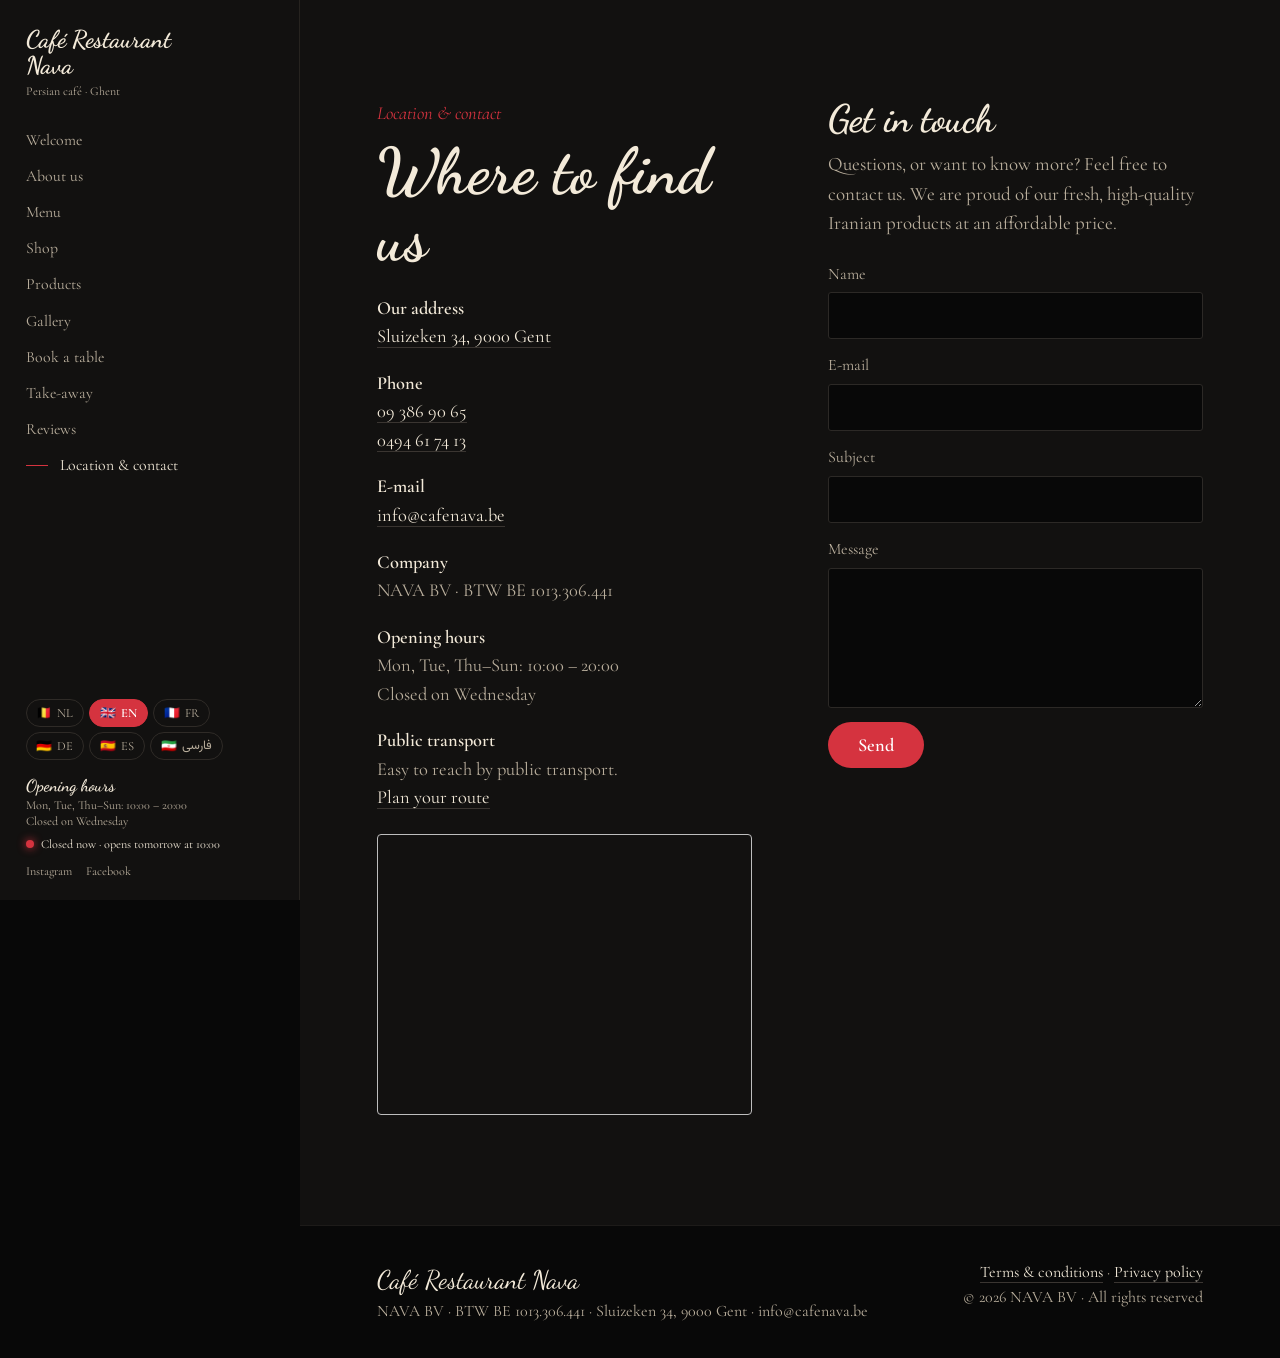
<file: contact.html>
<!doctype html>
<html lang="en">
<head>
<meta charset="utf-8">
<meta name="viewport" content="width=device-width,initial-scale=1">
<title>Locatie & contact — Café Restaurant Nava</title>
<meta name="description" content="Sluizeken 34, 9000 Gent. Telefoon 09 386 90 65.">
<link rel="preconnect" href="https://fonts.gstatic.com" crossorigin>
<link rel="stylesheet" href="https://fonts.googleapis.com/css2?family=Dancing+Script:wght@500;700&family=Cormorant+Garamond:ital,wght@0,400;0,500;0,600;1,400;1,500&family=Vazirmatn:wght@400;600;800&display=swap">
<link rel="stylesheet" href="nava-site.css">
</head>
<body data-page="contact.html">

<div class="topbar"><a class="word" href="index.html">Café Restaurant Nava</a><button class="burger" id="burger" aria-label="Menu" aria-controls="side" aria-expanded="false"><span></span><span></span><span></span></button></div>

<aside class="side" id="side">
  <a class="brand" href="index.html"><div class="word">Café Restaurant<br>Nava</div><div class="sub" data-i18n="brand_sub">Perzisch café · Gent</div></a>
  <nav class="nav" id="nav">
    <a href="index.html" data-p="index.html" data-i18n="nav_home">Welkom</a>
    <a href="over.html" data-p="over.html" data-i18n="nav_about">Over ons</a>
    <a href="menu.html" data-p="menu.html" data-i18n="nav_menu">Menukaart</a>
    <a href="winkel.html" data-p="winkel.html" data-i18n="nav_shop">Winkel</a>
    <a href="producten.html" data-p="producten.html" data-i18n="nav_products">Producten</a>
    <a href="galerij.html" data-p="galerij.html" data-i18n="nav_gallery">Galerij</a>
    <a href="reserveren.html" data-p="reserveren.html" data-i18n="nav_res">Reserveren</a>
    <a href="afhalen.html" data-p="afhalen.html" data-i18n="nav_take">Afhalen</a>
    <a href="reviews.html" data-p="reviews.html" data-i18n="nav_reviews">Reviews</a>
    <a href="contact.html" data-p="contact.html" data-i18n="nav_contact">Locatie & contact</a>
  </nav>
  <div class="langs" id="langs"><button data-lang="nl">NL</button><button data-lang="en">EN</button><button data-lang="fr">FR</button><button data-lang="de">DE</button><button data-lang="es">ES</button><button data-lang="fa" lang="fa">فارسی</button></div>
  <div class="hours"><strong data-i18n="hours_t">Openingsuren</strong><span data-i18n="hours_1">Ma, di, do, vr, za, zo: 10:00 – 20:00</span><br><span data-i18n="hours_2">Woensdag gesloten</span><br><span class="status" id="status"></span></div>
  <div class="social"><a href="https://www.instagram.com/cafenava.be/" target="_blank" rel="noopener">Instagram</a><a href="https://www.facebook.com/CafeNava.be/" target="_blank" rel="noopener">Facebook</a></div>
</aside>

<main id="top">
  <section id="contact" class="contact">
    <div class="info rv">
      <div class="eyebrow" data-i18n="c_eye">Locatie &amp; contact</div>
      <h2 data-i18n="c_h">Waar u ons kunt vinden</h2>
      <p style="margin-top:22px"><strong data-i18n="c_addr_t">Ons adres</strong><a href="https://www.google.com/maps/search/?api=1&query=Sluizeken+34,+9000+Gent" target="_blank" rel="noopener">Sluizeken 34, 9000 Gent</a></p>
      <p><strong data-i18n="c_tel_t">Telefoon</strong><a href="tel:+3293869065">09 386 90 65</a><br><a href="tel:+32494617413">0494 61 74 13</a></p>
      <p><strong>E-mail</strong><a href="mailto:info@cafenava.be">info@cafenava.be</a></p>
      <p><strong data-i18n="c_company">Onderneming</strong>NAVA BV · BTW BE 1013.306.441</p>
      <p><strong data-i18n="hours_t">Openingsuren</strong><span data-i18n="hours_1"></span><br><span data-i18n="hours_2"></span></p>
      <p><strong data-i18n="transit_label">Openbaar vervoer</strong><span data-i18n="transit_text">Vlot bereikbaar met het openbaar vervoer.</span><br><a href="https://www.google.com/maps/dir/?api=1&amp;destination=Sluizeken+34,+9000+Gent&amp;travelmode=transit" data-i18n="transit_route">Plan uw route</a></p>
      <div class="map"><iframe title="map" loading="lazy" src="https://www.google.com/maps?q=Sluizeken+34,+9000+Gent&output=embed"></iframe></div>
    </div>
    <div class="rv" style="transition-delay:.15s">
      <h3 data-i18n="c_form_h">Neem contact op</h3>
      <p style="color:var(--dim);margin-top:10px" data-i18n="c_form_p"></p>
      <form id="form">
        <label><span data-i18n="f_name">Naam</span><input name="name" required></label>
        <label><span data-i18n="f_mail">E-mail</span><input name="email" type="email" required></label>
        <label><span data-i18n="f_subj">Onderwerp</span><input name="subject" required></label>
        <label><span data-i18n="f_msg">Bericht</span><textarea name="message"></textarea></label>
        <button type="submit" data-i18n="f_send">Verstuur</button>
      </form>
    </div>
  </section>
</main>

<footer>
  <div><span class="w">Café Restaurant Nava</span><br><span>NAVA BV · BTW BE 1013.306.441 · Sluizeken 34, 9000 Gent · <a href="mailto:info@cafenava.be" style="text-decoration:none">info@cafenava.be</a></span></div>
  <div class="legal"><a href="#" data-legal="terms" data-i18n="l_terms">Algemene voorwaarden</a> · <a href="#" data-legal="privacy" data-i18n="l_privacy">Privacybeleid</a><br><span>© 2026 NAVA BV · <span data-i18n="rights">Alle rechten voorbehouden</span></span></div>
</footer>
<div class="modal" id="modal"><div class="box"><button class="close" id="mclose" aria-label="close">✕</button><div id="mbody"></div></div></div>
<button class="totop" id="totop" aria-label="top">↑</button>
<a class="cartbadge" id="cartbadge" href="afhalen.html"></a>
<div class="lb" id="lb"><span class="x">✕</span><img alt=""><b></b></div>

<script src="nava-data.js"></script>
<script src="nava-shop-data.js"></script>
<script src="nava-site.js"></script>
</body>
</html>
</file>
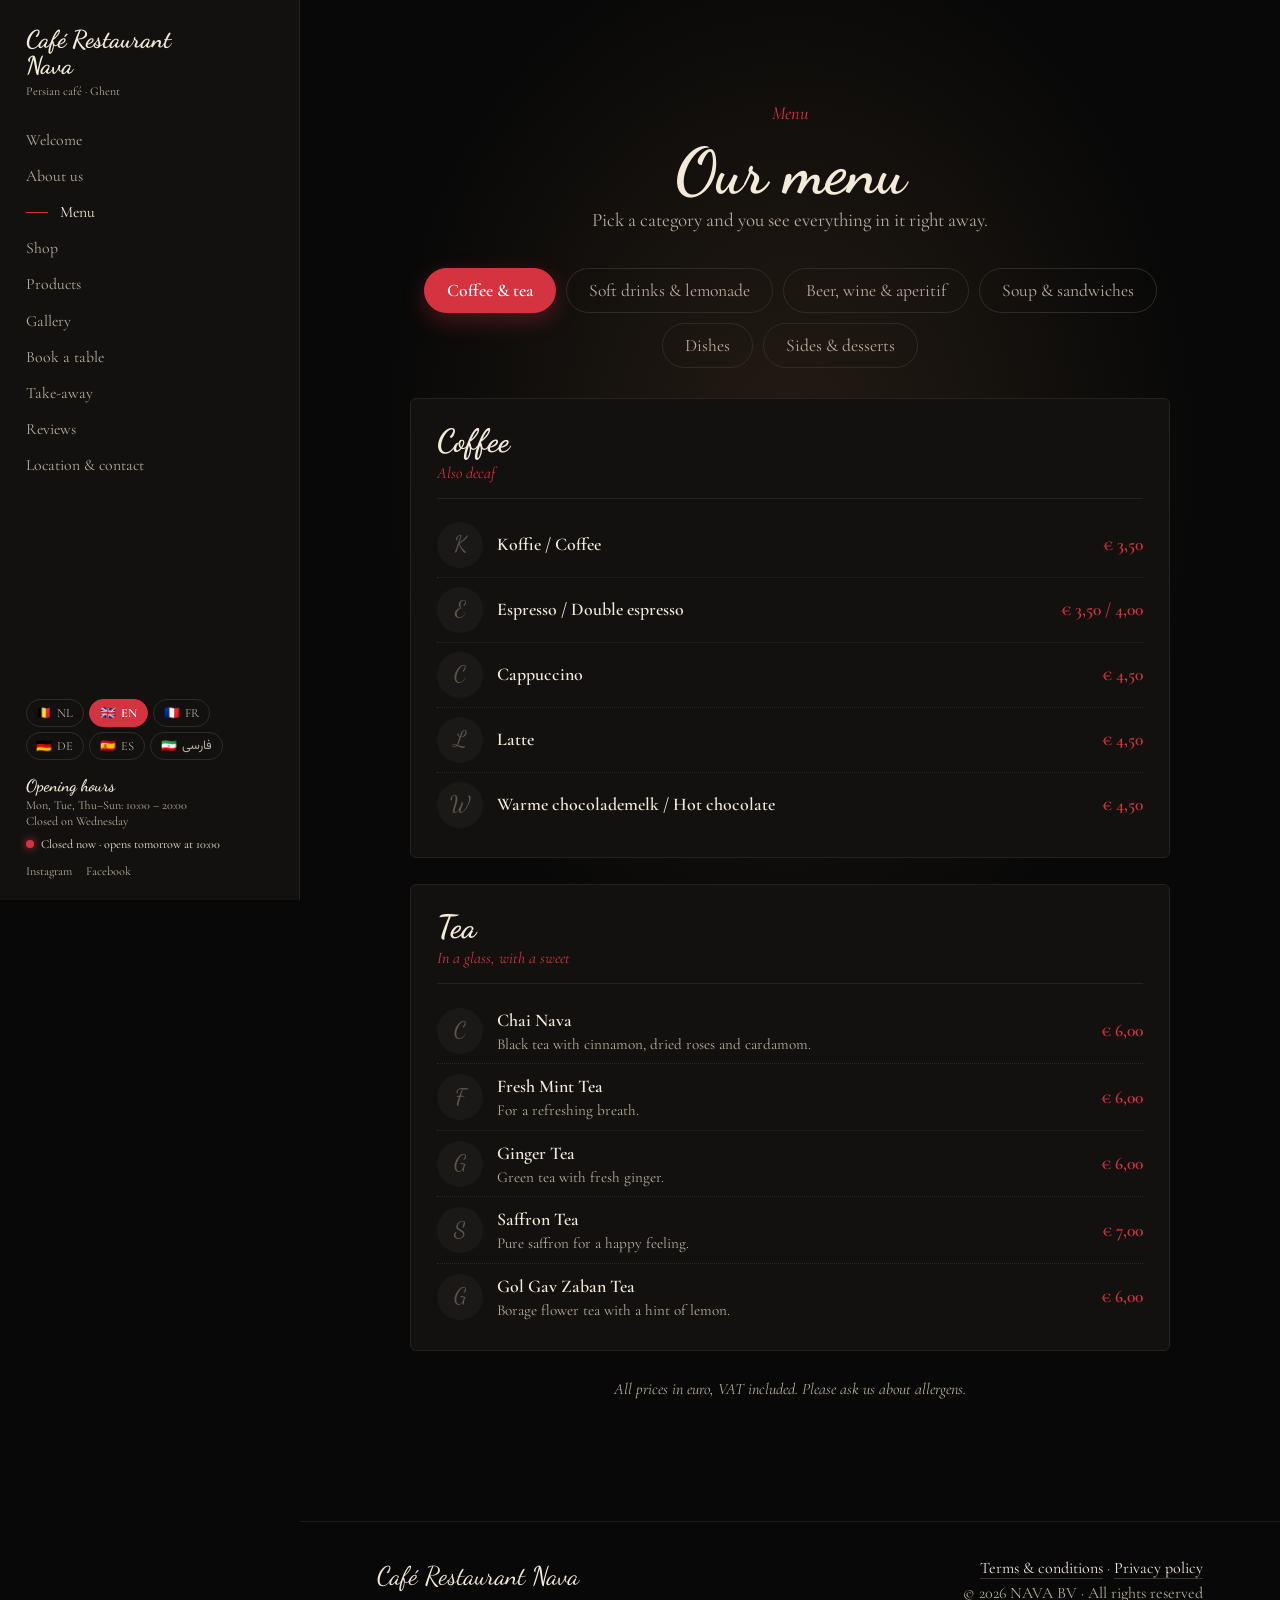
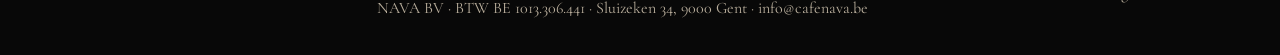
<file: menu.html>
<!doctype html>
<html lang="en">
<head>
<meta charset="utf-8">
<meta name="viewport" content="width=device-width,initial-scale=1">
<title>Menukaart — Café Restaurant Nava</title>
<meta name="description" content="De volledige kaart: koffie, thee, frisdrank, bier, wijn, broodjes en Perzische gerechten.">
<link rel="preconnect" href="https://fonts.gstatic.com" crossorigin>
<link rel="stylesheet" href="https://fonts.googleapis.com/css2?family=Dancing+Script:wght@500;700&family=Cormorant+Garamond:ital,wght@0,400;0,500;0,600;1,400;1,500&family=Vazirmatn:wght@400;600;800&display=swap">
<link rel="stylesheet" href="nava-site.css">
</head>
<body data-page="menu.html">

<div class="topbar"><a class="word" href="index.html">Café Restaurant Nava</a><button class="burger" id="burger" aria-label="Menu" aria-controls="side" aria-expanded="false"><span></span><span></span><span></span></button></div>

<aside class="side" id="side">
  <a class="brand" href="index.html"><div class="word">Café Restaurant<br>Nava</div><div class="sub" data-i18n="brand_sub">Perzisch café · Gent</div></a>
  <nav class="nav" id="nav">
    <a href="index.html" data-p="index.html" data-i18n="nav_home">Welkom</a>
    <a href="over.html" data-p="over.html" data-i18n="nav_about">Over ons</a>
    <a href="menu.html" data-p="menu.html" data-i18n="nav_menu">Menukaart</a>
    <a href="winkel.html" data-p="winkel.html" data-i18n="nav_shop">Winkel</a>
    <a href="producten.html" data-p="producten.html" data-i18n="nav_products">Producten</a>
    <a href="galerij.html" data-p="galerij.html" data-i18n="nav_gallery">Galerij</a>
    <a href="reserveren.html" data-p="reserveren.html" data-i18n="nav_res">Reserveren</a>
    <a href="afhalen.html" data-p="afhalen.html" data-i18n="nav_take">Afhalen</a>
    <a href="reviews.html" data-p="reviews.html" data-i18n="nav_reviews">Reviews</a>
    <a href="contact.html" data-p="contact.html" data-i18n="nav_contact">Locatie & contact</a>
  </nav>
  <div class="langs" id="langs"><button data-lang="nl">NL</button><button data-lang="en">EN</button><button data-lang="fr">FR</button><button data-lang="de">DE</button><button data-lang="es">ES</button><button data-lang="fa" lang="fa">فارسی</button></div>
  <div class="hours"><strong data-i18n="hours_t">Openingsuren</strong><span data-i18n="hours_1">Ma, di, do, vr, za, zo: 10:00 – 20:00</span><br><span data-i18n="hours_2">Woensdag gesloten</span><br><span class="status" id="status"></span></div>
  <div class="social"><a href="https://www.instagram.com/cafenava.be/" target="_blank" rel="noopener">Instagram</a><a href="https://www.facebook.com/CafeNava.be/" target="_blank" rel="noopener">Facebook</a></div>
</aside>

<main id="top">
  <section id="menu" class="menu">
    <div class="rv">
      <div class="eyebrow" data-i18n="menu_eye">Menukaart</div>
      <h2 data-i18n="menu_h">Onze kaart</h2>
      <p class="lead" data-i18n="menu_lead"></p>
    </div>
    <div class="chapters" id="chapters"></div>
    <div class="menucard" id="menucard"></div>
    <p class="menufoot"><span data-i18n="menu_foot">Alle prijzen in euro, inclusief btw. Vraag gerust naar allergenen.</span></p>
  </section>
</main>

<footer>
  <div><span class="w">Café Restaurant Nava</span><br><span>NAVA BV · BTW BE 1013.306.441 · Sluizeken 34, 9000 Gent · <a href="mailto:info@cafenava.be" style="text-decoration:none">info@cafenava.be</a></span></div>
  <div class="legal"><a href="#" data-legal="terms" data-i18n="l_terms">Algemene voorwaarden</a> · <a href="#" data-legal="privacy" data-i18n="l_privacy">Privacybeleid</a><br><span>© 2026 NAVA BV · <span data-i18n="rights">Alle rechten voorbehouden</span></span></div>
</footer>
<div class="modal" id="modal"><div class="box"><button class="close" id="mclose" aria-label="close">✕</button><div id="mbody"></div></div></div>
<button class="totop" id="totop" aria-label="top">↑</button>
<a class="cartbadge" id="cartbadge" href="afhalen.html"></a>
<div class="lb" id="lb"><span class="x">✕</span><img alt=""><b></b></div>

<script src="nava-data.js"></script>
<script src="nava-shop-data.js"></script>
<script src="nava-site.js"></script>
</body>
</html>
</file>
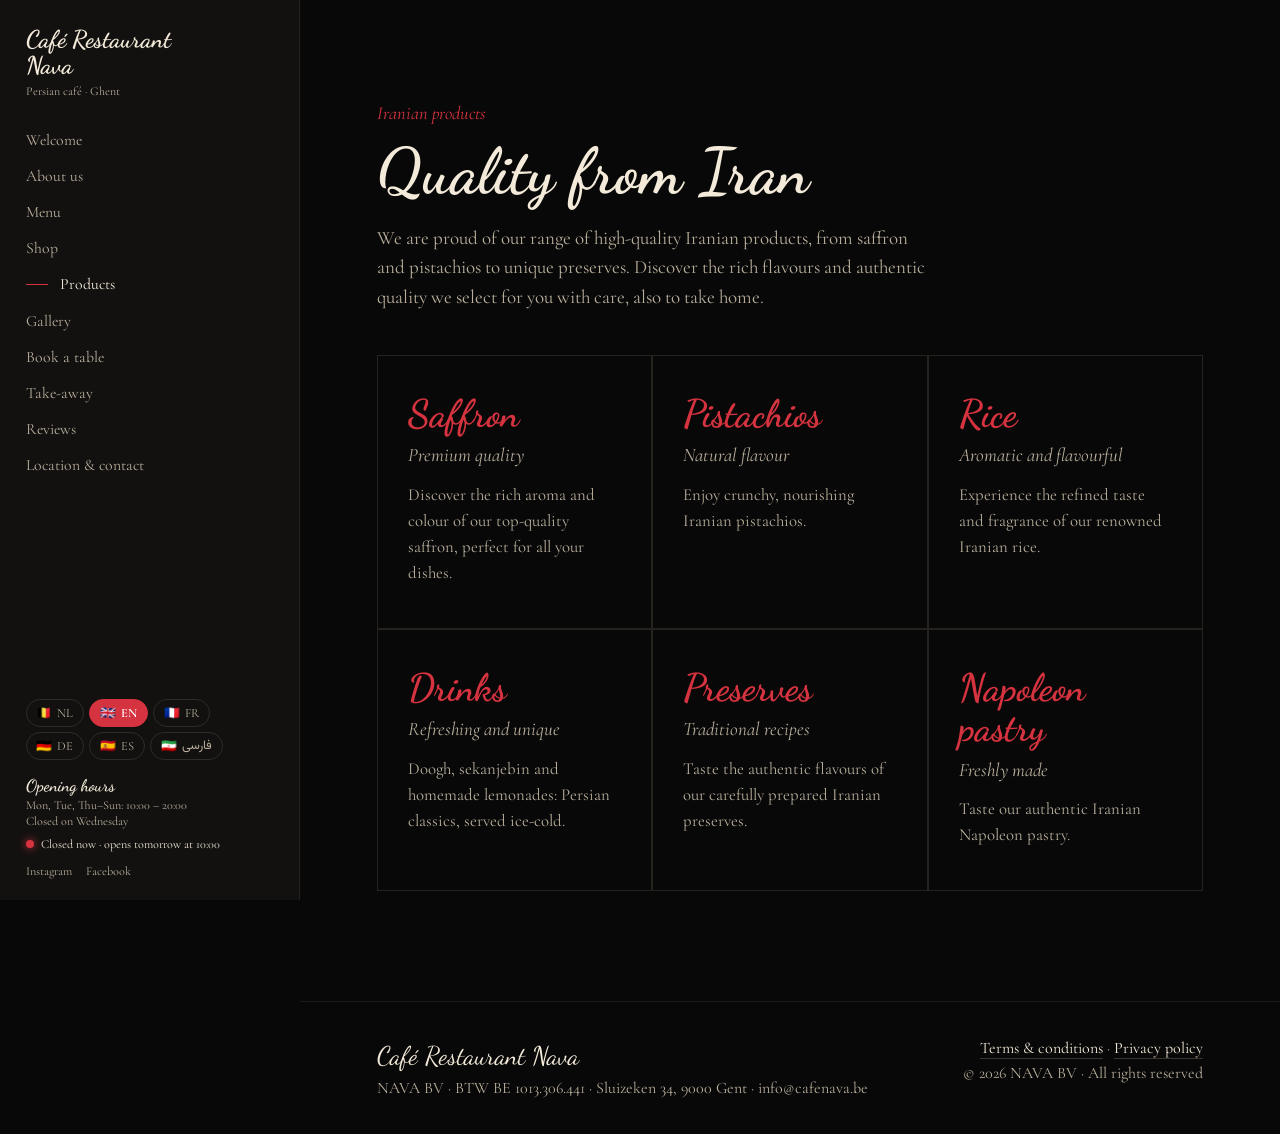
<file: producten.html>
<!doctype html>
<html lang="en">
<head>
<meta charset="utf-8">
<meta name="viewport" content="width=device-width,initial-scale=1">
<title>Producten — Café Restaurant Nava</title>
<meta name="description" content="Iraanse saffraan, pistaches, rijst, dranken en conserven.">
<link rel="preconnect" href="https://fonts.gstatic.com" crossorigin>
<link rel="stylesheet" href="https://fonts.googleapis.com/css2?family=Dancing+Script:wght@500;700&family=Cormorant+Garamond:ital,wght@0,400;0,500;0,600;1,400;1,500&family=Vazirmatn:wght@400;600;800&display=swap">
<link rel="stylesheet" href="nava-site.css">
</head>
<body data-page="producten.html">

<div class="topbar"><a class="word" href="index.html">Café Restaurant Nava</a><button class="burger" id="burger" aria-label="Menu" aria-controls="side" aria-expanded="false"><span></span><span></span><span></span></button></div>

<aside class="side" id="side">
  <a class="brand" href="index.html"><div class="word">Café Restaurant<br>Nava</div><div class="sub" data-i18n="brand_sub">Perzisch café · Gent</div></a>
  <nav class="nav" id="nav">
    <a href="index.html" data-p="index.html" data-i18n="nav_home">Welkom</a>
    <a href="over.html" data-p="over.html" data-i18n="nav_about">Over ons</a>
    <a href="menu.html" data-p="menu.html" data-i18n="nav_menu">Menukaart</a>
    <a href="winkel.html" data-p="winkel.html" data-i18n="nav_shop">Winkel</a>
    <a href="producten.html" data-p="producten.html" data-i18n="nav_products">Producten</a>
    <a href="galerij.html" data-p="galerij.html" data-i18n="nav_gallery">Galerij</a>
    <a href="reserveren.html" data-p="reserveren.html" data-i18n="nav_res">Reserveren</a>
    <a href="afhalen.html" data-p="afhalen.html" data-i18n="nav_take">Afhalen</a>
    <a href="reviews.html" data-p="reviews.html" data-i18n="nav_reviews">Reviews</a>
    <a href="contact.html" data-p="contact.html" data-i18n="nav_contact">Locatie & contact</a>
  </nav>
  <div class="langs" id="langs"><button data-lang="nl">NL</button><button data-lang="en">EN</button><button data-lang="fr">FR</button><button data-lang="de">DE</button><button data-lang="es">ES</button><button data-lang="fa" lang="fa">فارسی</button></div>
  <div class="hours"><strong data-i18n="hours_t">Openingsuren</strong><span data-i18n="hours_1">Ma, di, do, vr, za, zo: 10:00 – 20:00</span><br><span data-i18n="hours_2">Woensdag gesloten</span><br><span class="status" id="status"></span></div>
  <div class="social"><a href="https://www.instagram.com/cafenava.be/" target="_blank" rel="noopener">Instagram</a><a href="https://www.facebook.com/CafeNava.be/" target="_blank" rel="noopener">Facebook</a></div>
</aside>

<main id="top">
  <section id="producten" class="products">
    <div class="rv">
      <div class="eyebrow" data-i18n="prod_eye">Iraanse producten</div>
      <h2 data-i18n="prod_h">Kwaliteit uit Iran</h2>
      <p style="margin-top:18px;color:var(--dim)" data-i18n="prod_p"></p>
    </div>
    <div class="prodgrid rv">
      <article><h3 data-i18n="p5_h">Saffraan</h3><em data-i18n="p5_e"></em><p data-i18n="p5_p"></p></article>
      <article><h3 data-i18n="p1_h">Pistaches</h3><em data-i18n="p1_e"></em><p data-i18n="p1_p"></p></article>
      <article><h3 data-i18n="p2_h">Rijst</h3><em data-i18n="p2_e"></em><p data-i18n="p2_p"></p></article>
      <article><h3 data-i18n="p3_h">Dranken</h3><em data-i18n="p3_e"></em><p data-i18n="p3_p"></p></article>
      <article><h3 data-i18n="p4_h">Conserven</h3><em data-i18n="p4_e"></em><p data-i18n="p4_p"></p></article>
      <article><h3 data-i18n="p6_h">Napoleongebak</h3><em data-i18n="p6_e"></em><p data-i18n="p6_p"></p></article>
    </div>
  </section>
</main>

<footer>
  <div><span class="w">Café Restaurant Nava</span><br><span>NAVA BV · BTW BE 1013.306.441 · Sluizeken 34, 9000 Gent · <a href="mailto:info@cafenava.be" style="text-decoration:none">info@cafenava.be</a></span></div>
  <div class="legal"><a href="#" data-legal="terms" data-i18n="l_terms">Algemene voorwaarden</a> · <a href="#" data-legal="privacy" data-i18n="l_privacy">Privacybeleid</a><br><span>© 2026 NAVA BV · <span data-i18n="rights">Alle rechten voorbehouden</span></span></div>
</footer>
<div class="modal" id="modal"><div class="box"><button class="close" id="mclose" aria-label="close">✕</button><div id="mbody"></div></div></div>
<button class="totop" id="totop" aria-label="top">↑</button>
<a class="cartbadge" id="cartbadge" href="afhalen.html"></a>
<div class="lb" id="lb"><span class="x">✕</span><img alt=""><b></b></div>

<script src="nava-data.js"></script>
<script src="nava-shop-data.js"></script>
<script src="nava-site.js"></script>
</body>
</html>
</file>
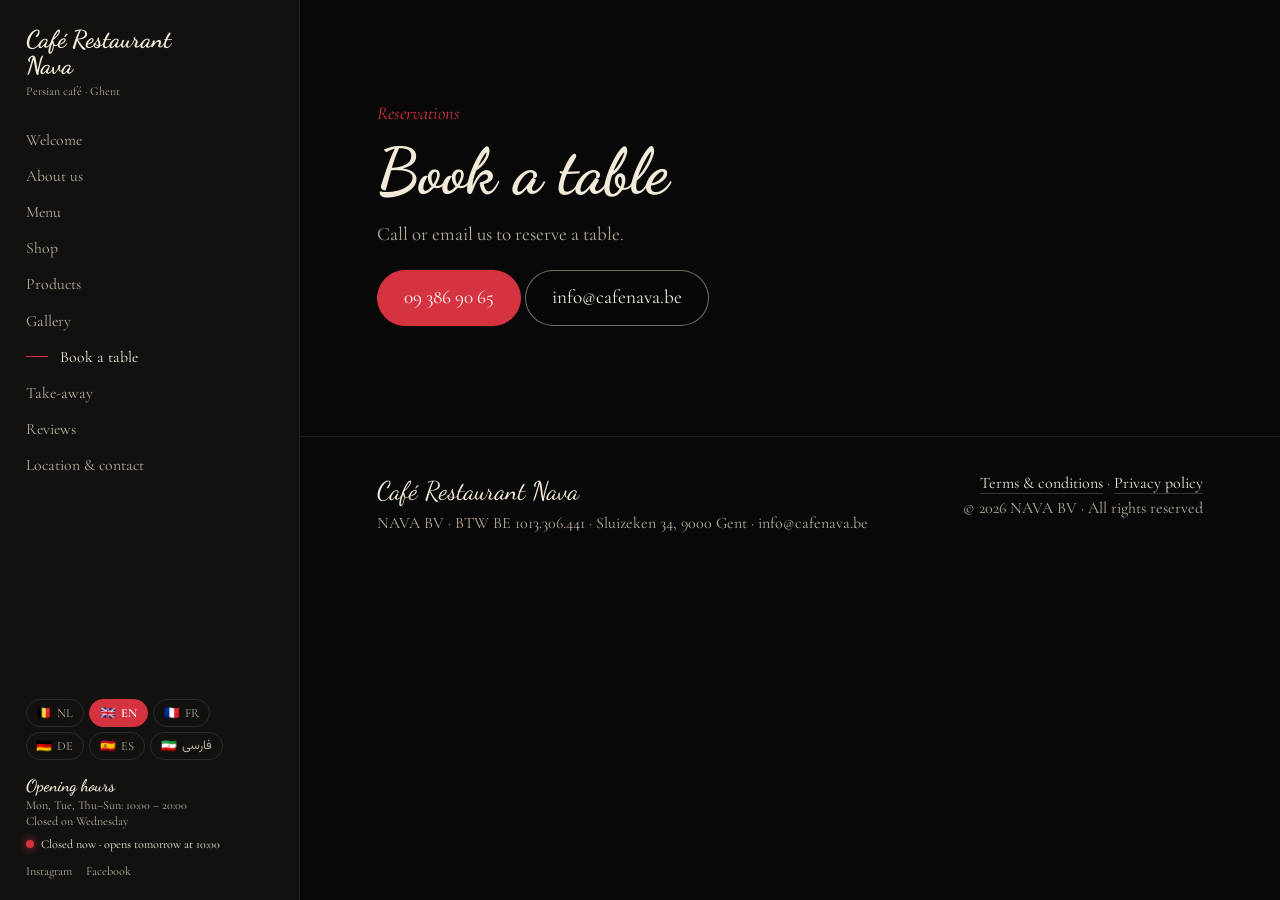
<file: reserveren.html>
<!doctype html>
<html lang="en">
<head>
<meta charset="utf-8">
<meta name="viewport" content="width=device-width,initial-scale=1">
<title>Reserveren — Café Restaurant Nava</title>
<meta name="description" content="Reserveer een tafel bij Café Restaurant Nava in Gent.">
<link rel="preconnect" href="https://fonts.gstatic.com" crossorigin>
<link rel="stylesheet" href="https://fonts.googleapis.com/css2?family=Dancing+Script:wght@500;700&family=Cormorant+Garamond:ital,wght@0,400;0,500;0,600;1,400;1,500&family=Vazirmatn:wght@400;600;800&display=swap">
<link rel="stylesheet" href="nava-site.css">
</head>
<body data-page="reserveren.html">

<div class="topbar"><a class="word" href="index.html">Café Restaurant Nava</a><button class="burger" id="burger" aria-label="Menu" aria-controls="side" aria-expanded="false"><span></span><span></span><span></span></button></div>

<aside class="side" id="side">
  <a class="brand" href="index.html"><div class="word">Café Restaurant<br>Nava</div><div class="sub" data-i18n="brand_sub">Perzisch café · Gent</div></a>
  <nav class="nav" id="nav">
    <a href="index.html" data-p="index.html" data-i18n="nav_home">Welkom</a>
    <a href="over.html" data-p="over.html" data-i18n="nav_about">Over ons</a>
    <a href="menu.html" data-p="menu.html" data-i18n="nav_menu">Menukaart</a>
    <a href="winkel.html" data-p="winkel.html" data-i18n="nav_shop">Winkel</a>
    <a href="producten.html" data-p="producten.html" data-i18n="nav_products">Producten</a>
    <a href="galerij.html" data-p="galerij.html" data-i18n="nav_gallery">Galerij</a>
    <a href="reserveren.html" data-p="reserveren.html" data-i18n="nav_res">Reserveren</a>
    <a href="afhalen.html" data-p="afhalen.html" data-i18n="nav_take">Afhalen</a>
    <a href="reviews.html" data-p="reviews.html" data-i18n="nav_reviews">Reviews</a>
    <a href="contact.html" data-p="contact.html" data-i18n="nav_contact">Locatie & contact</a>
  </nav>
  <div class="langs" id="langs"><button data-lang="nl">NL</button><button data-lang="en">EN</button><button data-lang="fr">FR</button><button data-lang="de">DE</button><button data-lang="es">ES</button><button data-lang="fa" lang="fa">فارسی</button></div>
  <div class="hours"><strong data-i18n="hours_t">Openingsuren</strong><span data-i18n="hours_1">Ma, di, do, vr, za, zo: 10:00 – 20:00</span><br><span data-i18n="hours_2">Woensdag gesloten</span><br><span class="status" id="status"></span></div>
  <div class="social"><a href="https://www.instagram.com/cafenava.be/" target="_blank" rel="noopener">Instagram</a><a href="https://www.facebook.com/CafeNava.be/" target="_blank" rel="noopener">Facebook</a></div>
</aside>

<main id="top">
  <section id="reserveren" class="resv">
    <div class="rv">
      <div class="eyebrow" data-i18n="res_eye">Reserveren</div>
      <h2 data-i18n="res_h">Reserveer een tafel</h2>
      <p style="color:var(--dim);margin-top:14px" data-i18n="res_p">Neem contact met ons op via telefoon of e-mail om een tafel te reserveren.</p>
    </div>
    <div class="ctas order-links">
      <a class="btn solid" href="tel:+3293869065">09 386 90 65</a>
      <a class="btn" href="mailto:info@cafenava.be">info@cafenava.be</a>
    </div>
  </section>
</main>

<footer>
  <div><span class="w">Café Restaurant Nava</span><br><span>NAVA BV · BTW BE 1013.306.441 · Sluizeken 34, 9000 Gent · <a href="mailto:info@cafenava.be" style="text-decoration:none">info@cafenava.be</a></span></div>
  <div class="legal"><a href="#" data-legal="terms" data-i18n="l_terms">Algemene voorwaarden</a> · <a href="#" data-legal="privacy" data-i18n="l_privacy">Privacybeleid</a><br><span>© 2026 NAVA BV · <span data-i18n="rights">Alle rechten voorbehouden</span></span></div>
</footer>
<div class="modal" id="modal"><div class="box"><button class="close" id="mclose" aria-label="close">✕</button><div id="mbody"></div></div></div>
<button class="totop" id="totop" aria-label="top">↑</button>
<a class="cartbadge" id="cartbadge" href="afhalen.html"></a>
<div class="lb" id="lb"><span class="x">✕</span><img alt=""><b></b></div>

<script src="nava-data.js"></script>
<script src="nava-shop-data.js"></script>
<script src="nava-site.js"></script>
</body>
</html>
</file>
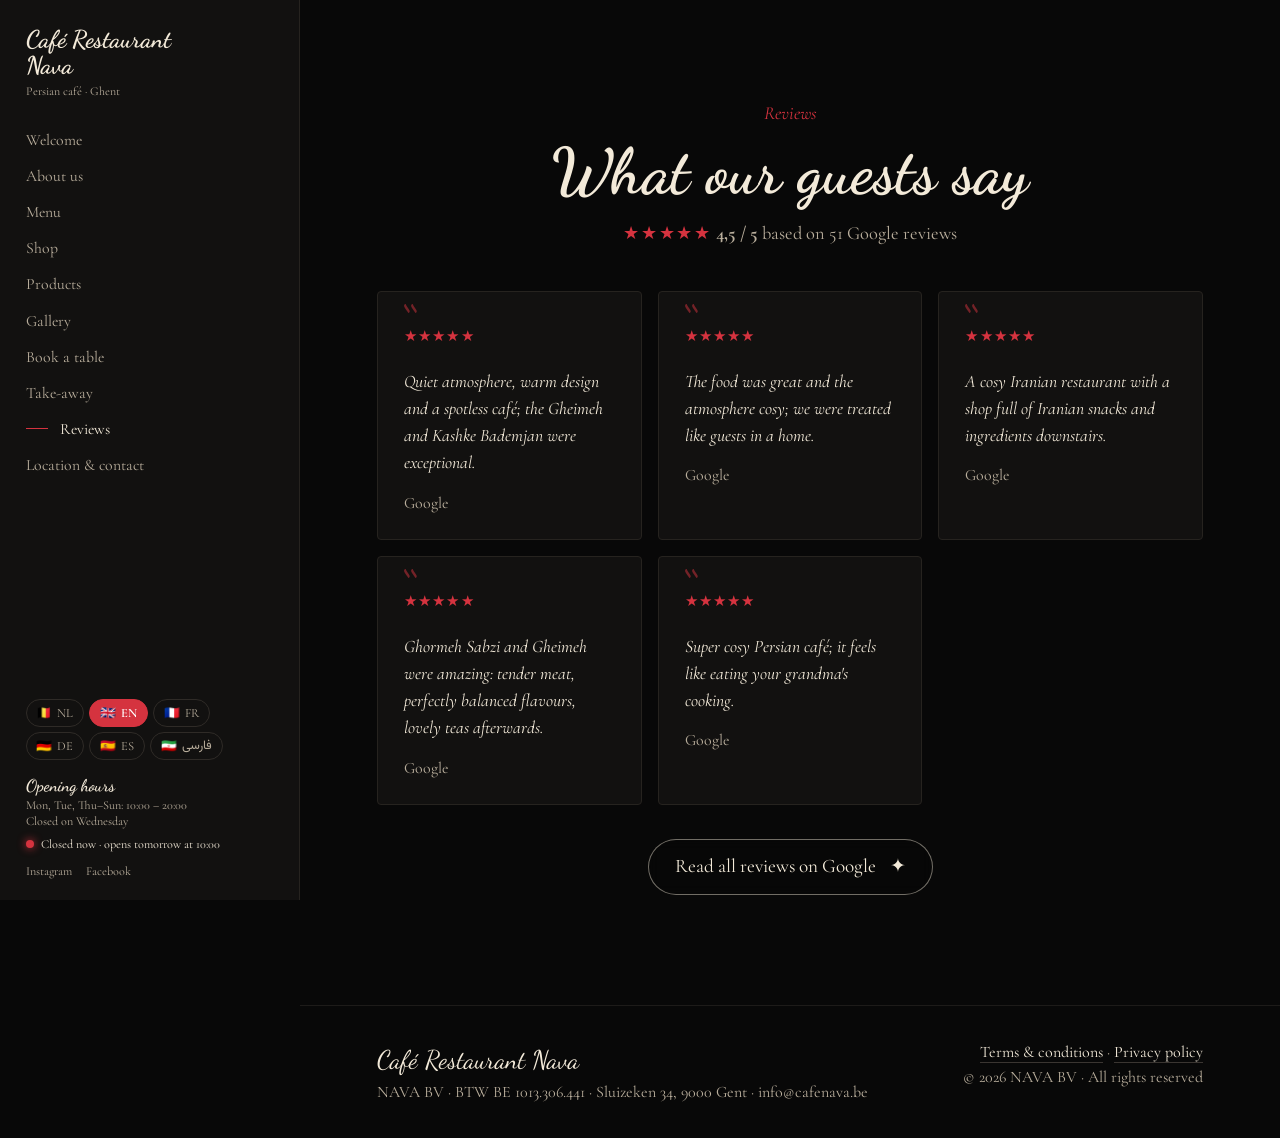
<file: reviews.html>
<!doctype html>
<html lang="en">
<head>
<meta charset="utf-8">
<meta name="viewport" content="width=device-width,initial-scale=1">
<title>Reviews — Café Restaurant Nava</title>
<meta name="description" content="Wat onze gasten zeggen op Google.">
<link rel="preconnect" href="https://fonts.gstatic.com" crossorigin>
<link rel="stylesheet" href="https://fonts.googleapis.com/css2?family=Dancing+Script:wght@500;700&family=Cormorant+Garamond:ital,wght@0,400;0,500;0,600;1,400;1,500&family=Vazirmatn:wght@400;600;800&display=swap">
<link rel="stylesheet" href="nava-site.css">
</head>
<body data-page="reviews.html">

<div class="topbar"><a class="word" href="index.html">Café Restaurant Nava</a><button class="burger" id="burger" aria-label="Menu" aria-controls="side" aria-expanded="false"><span></span><span></span><span></span></button></div>

<aside class="side" id="side">
  <a class="brand" href="index.html"><div class="word">Café Restaurant<br>Nava</div><div class="sub" data-i18n="brand_sub">Perzisch café · Gent</div></a>
  <nav class="nav" id="nav">
    <a href="index.html" data-p="index.html" data-i18n="nav_home">Welkom</a>
    <a href="over.html" data-p="over.html" data-i18n="nav_about">Over ons</a>
    <a href="menu.html" data-p="menu.html" data-i18n="nav_menu">Menukaart</a>
    <a href="winkel.html" data-p="winkel.html" data-i18n="nav_shop">Winkel</a>
    <a href="producten.html" data-p="producten.html" data-i18n="nav_products">Producten</a>
    <a href="galerij.html" data-p="galerij.html" data-i18n="nav_gallery">Galerij</a>
    <a href="reserveren.html" data-p="reserveren.html" data-i18n="nav_res">Reserveren</a>
    <a href="afhalen.html" data-p="afhalen.html" data-i18n="nav_take">Afhalen</a>
    <a href="reviews.html" data-p="reviews.html" data-i18n="nav_reviews">Reviews</a>
    <a href="contact.html" data-p="contact.html" data-i18n="nav_contact">Locatie & contact</a>
  </nav>
  <div class="langs" id="langs"><button data-lang="nl">NL</button><button data-lang="en">EN</button><button data-lang="fr">FR</button><button data-lang="de">DE</button><button data-lang="es">ES</button><button data-lang="fa" lang="fa">فارسی</button></div>
  <div class="hours"><strong data-i18n="hours_t">Openingsuren</strong><span data-i18n="hours_1">Ma, di, do, vr, za, zo: 10:00 – 20:00</span><br><span data-i18n="hours_2">Woensdag gesloten</span><br><span class="status" id="status"></span></div>
  <div class="social"><a href="https://www.instagram.com/cafenava.be/" target="_blank" rel="noopener">Instagram</a><a href="https://www.facebook.com/CafeNava.be/" target="_blank" rel="noopener">Facebook</a></div>
</aside>

<main id="top">
  <section id="reviews" class="reviews">
    <div class="rv">
      <div class="eyebrow" data-i18n="rev_eye">Reviews</div>
      <h2 data-i18n="rev_h">Wat onze gasten zeggen</h2>
      <p class="score"><span class="stars">★★★★★</span> <b>4,5 / 5</b> <span data-i18n="rev_n">op basis van 51 Google-recensies</span></p>
    </div>
    <div class="revgrid rv" id="revgrid"></div>
    <a class="btn rv" href="https://www.google.com/maps/search/?api=1&query=Caf%C3%A9+Nava+Sluizeken+34+Gent&query_place_id=ChIJ2zkLhTlxw0cR_0ACGpghqug" target="_blank" rel="noopener"><span data-i18n="rev_btn">Lees alle recensies op Google</span> ✦</a>
  </section>
</main>

<footer>
  <div><span class="w">Café Restaurant Nava</span><br><span>NAVA BV · BTW BE 1013.306.441 · Sluizeken 34, 9000 Gent · <a href="mailto:info@cafenava.be" style="text-decoration:none">info@cafenava.be</a></span></div>
  <div class="legal"><a href="#" data-legal="terms" data-i18n="l_terms">Algemene voorwaarden</a> · <a href="#" data-legal="privacy" data-i18n="l_privacy">Privacybeleid</a><br><span>© 2026 NAVA BV · <span data-i18n="rights">Alle rechten voorbehouden</span></span></div>
</footer>
<div class="modal" id="modal"><div class="box"><button class="close" id="mclose" aria-label="close">✕</button><div id="mbody"></div></div></div>
<button class="totop" id="totop" aria-label="top">↑</button>
<a class="cartbadge" id="cartbadge" href="afhalen.html"></a>
<div class="lb" id="lb"><span class="x">✕</span><img alt=""><b></b></div>

<script src="nava-data.js"></script>
<script src="nava-shop-data.js"></script>
<script src="nava-site.js"></script>
</body>
</html>
</file>
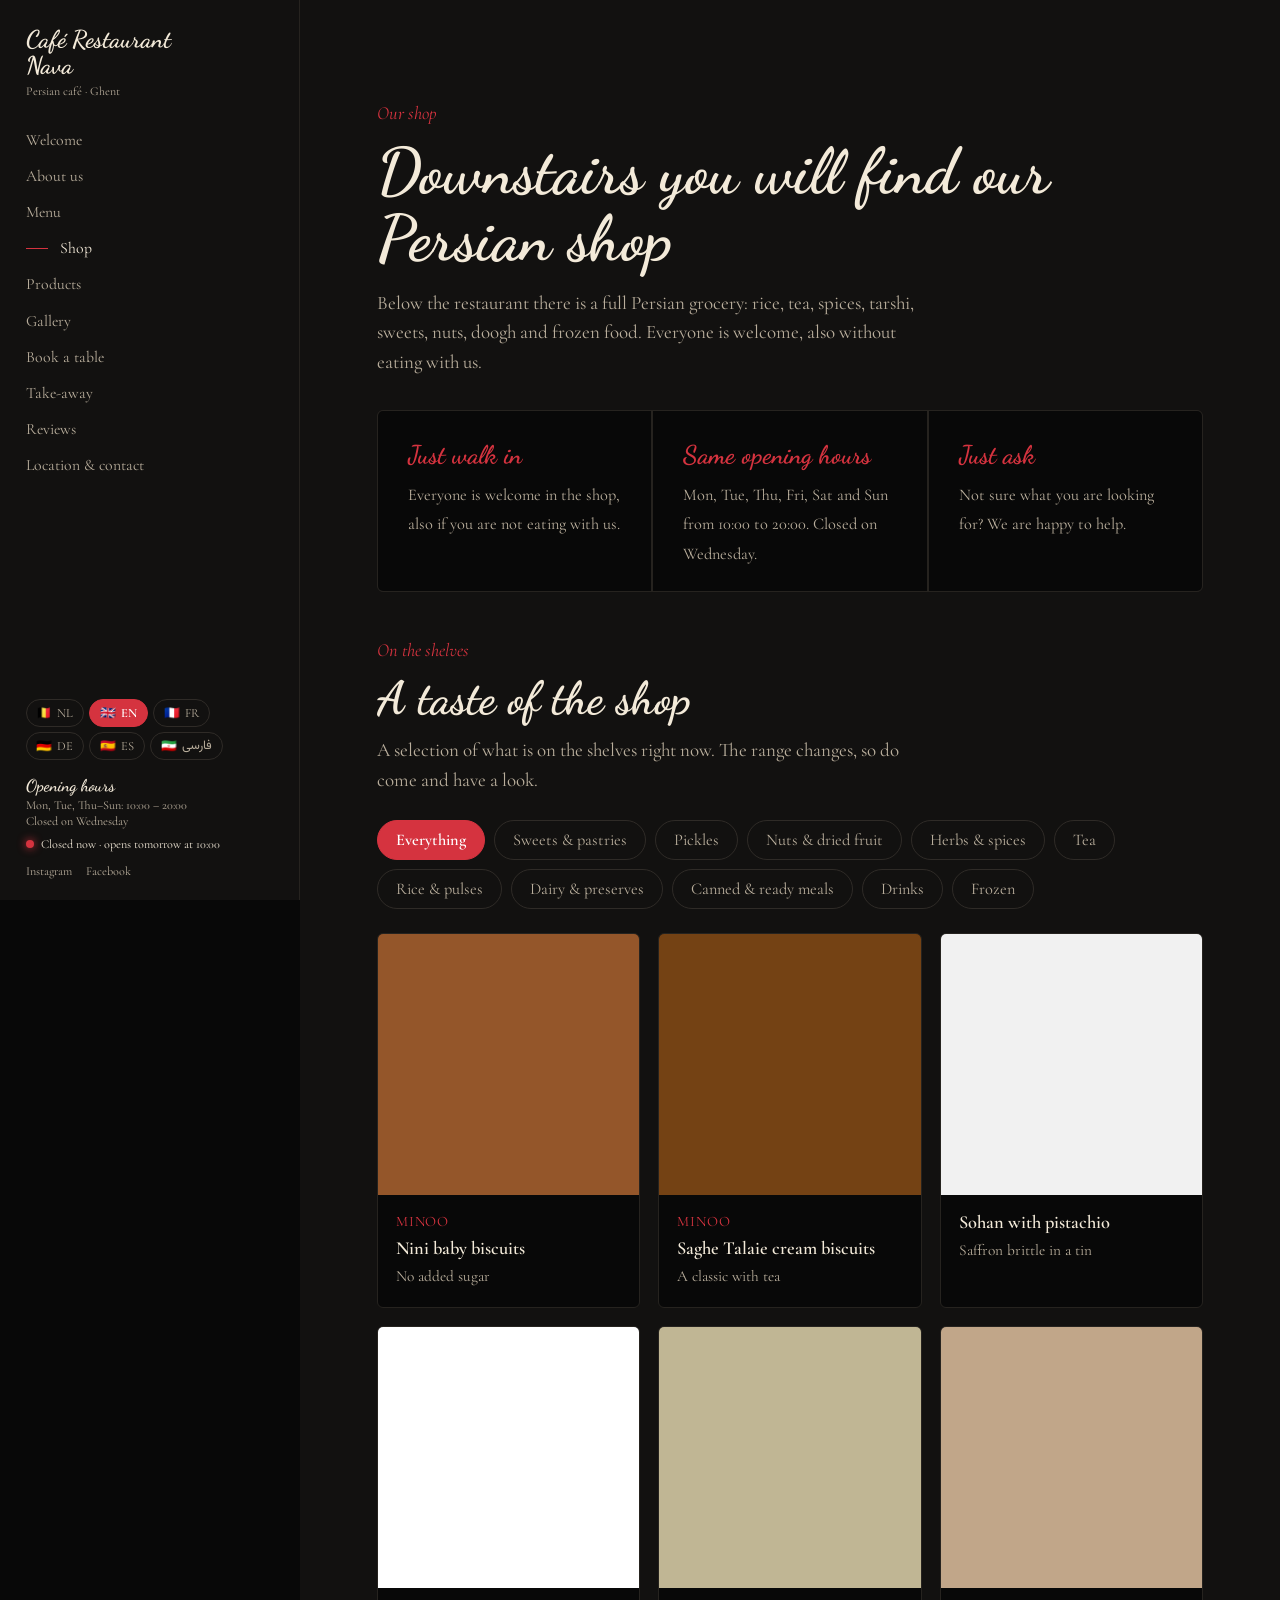
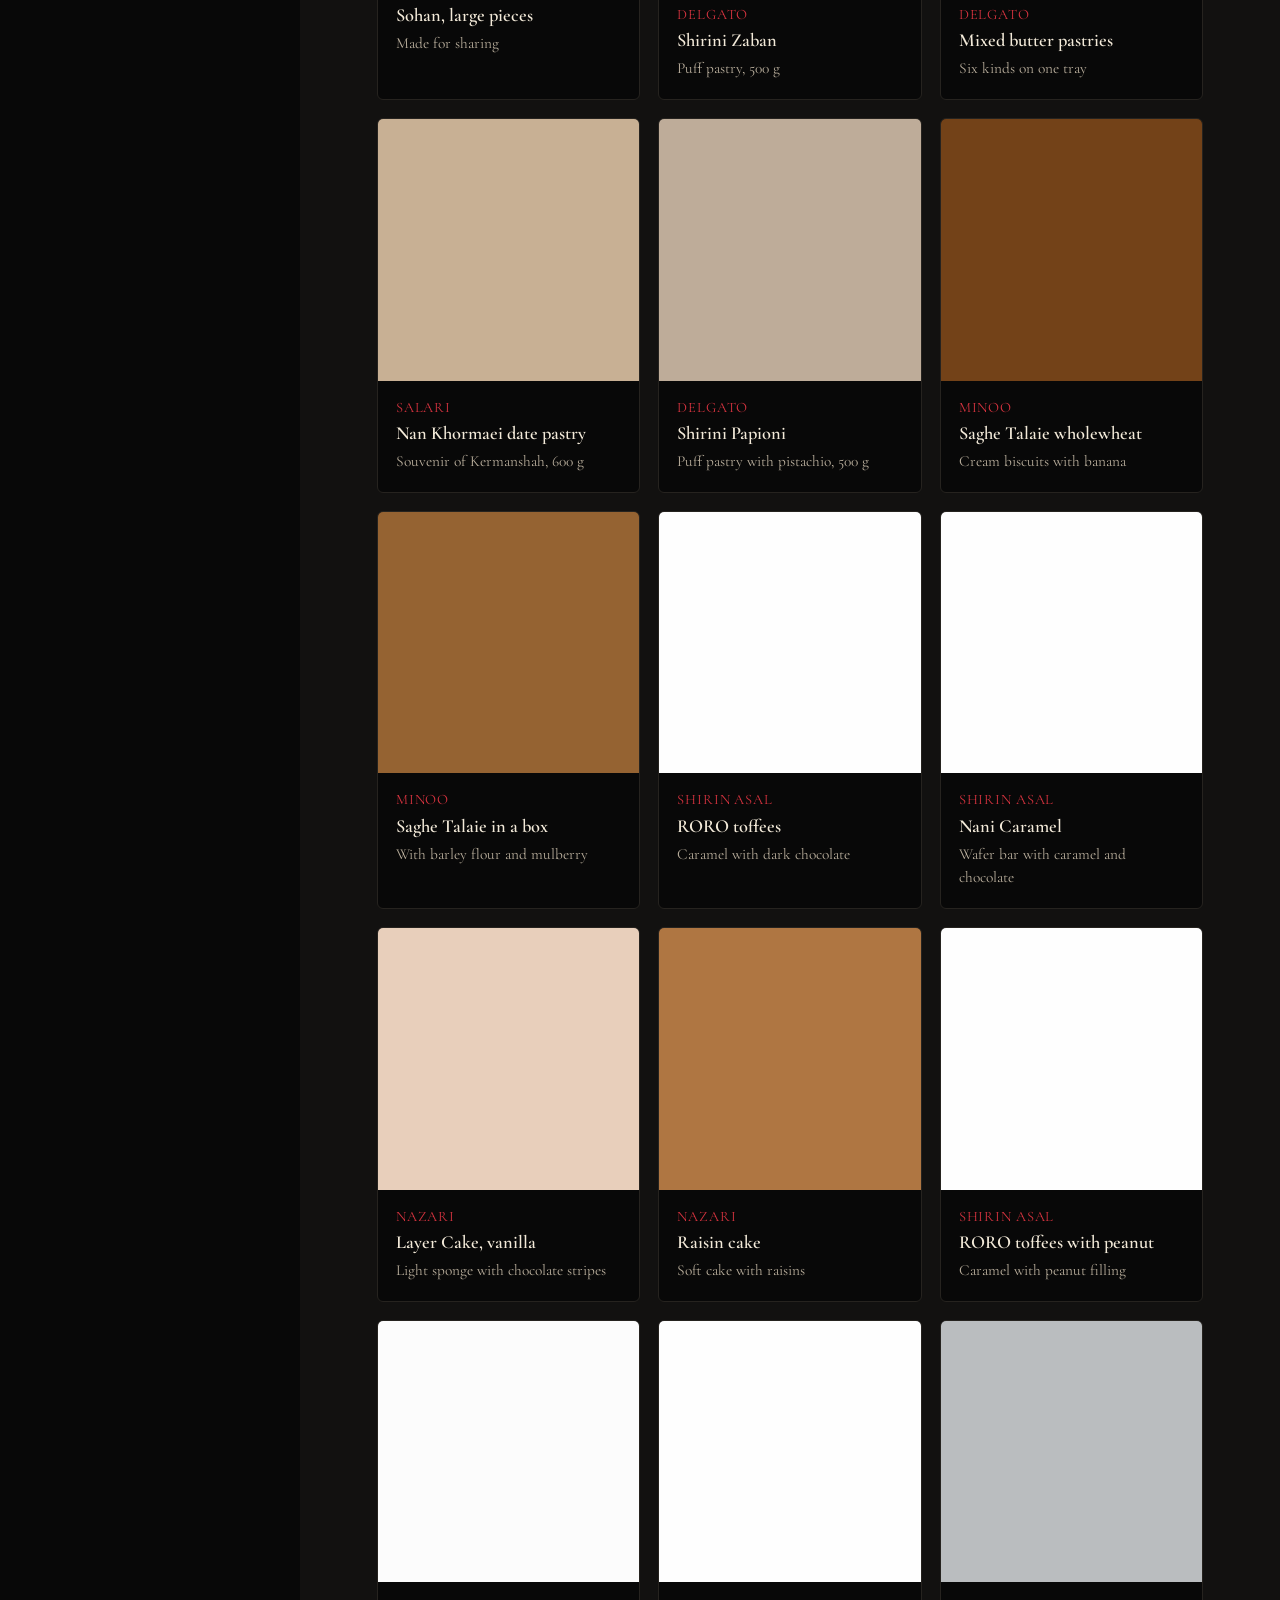
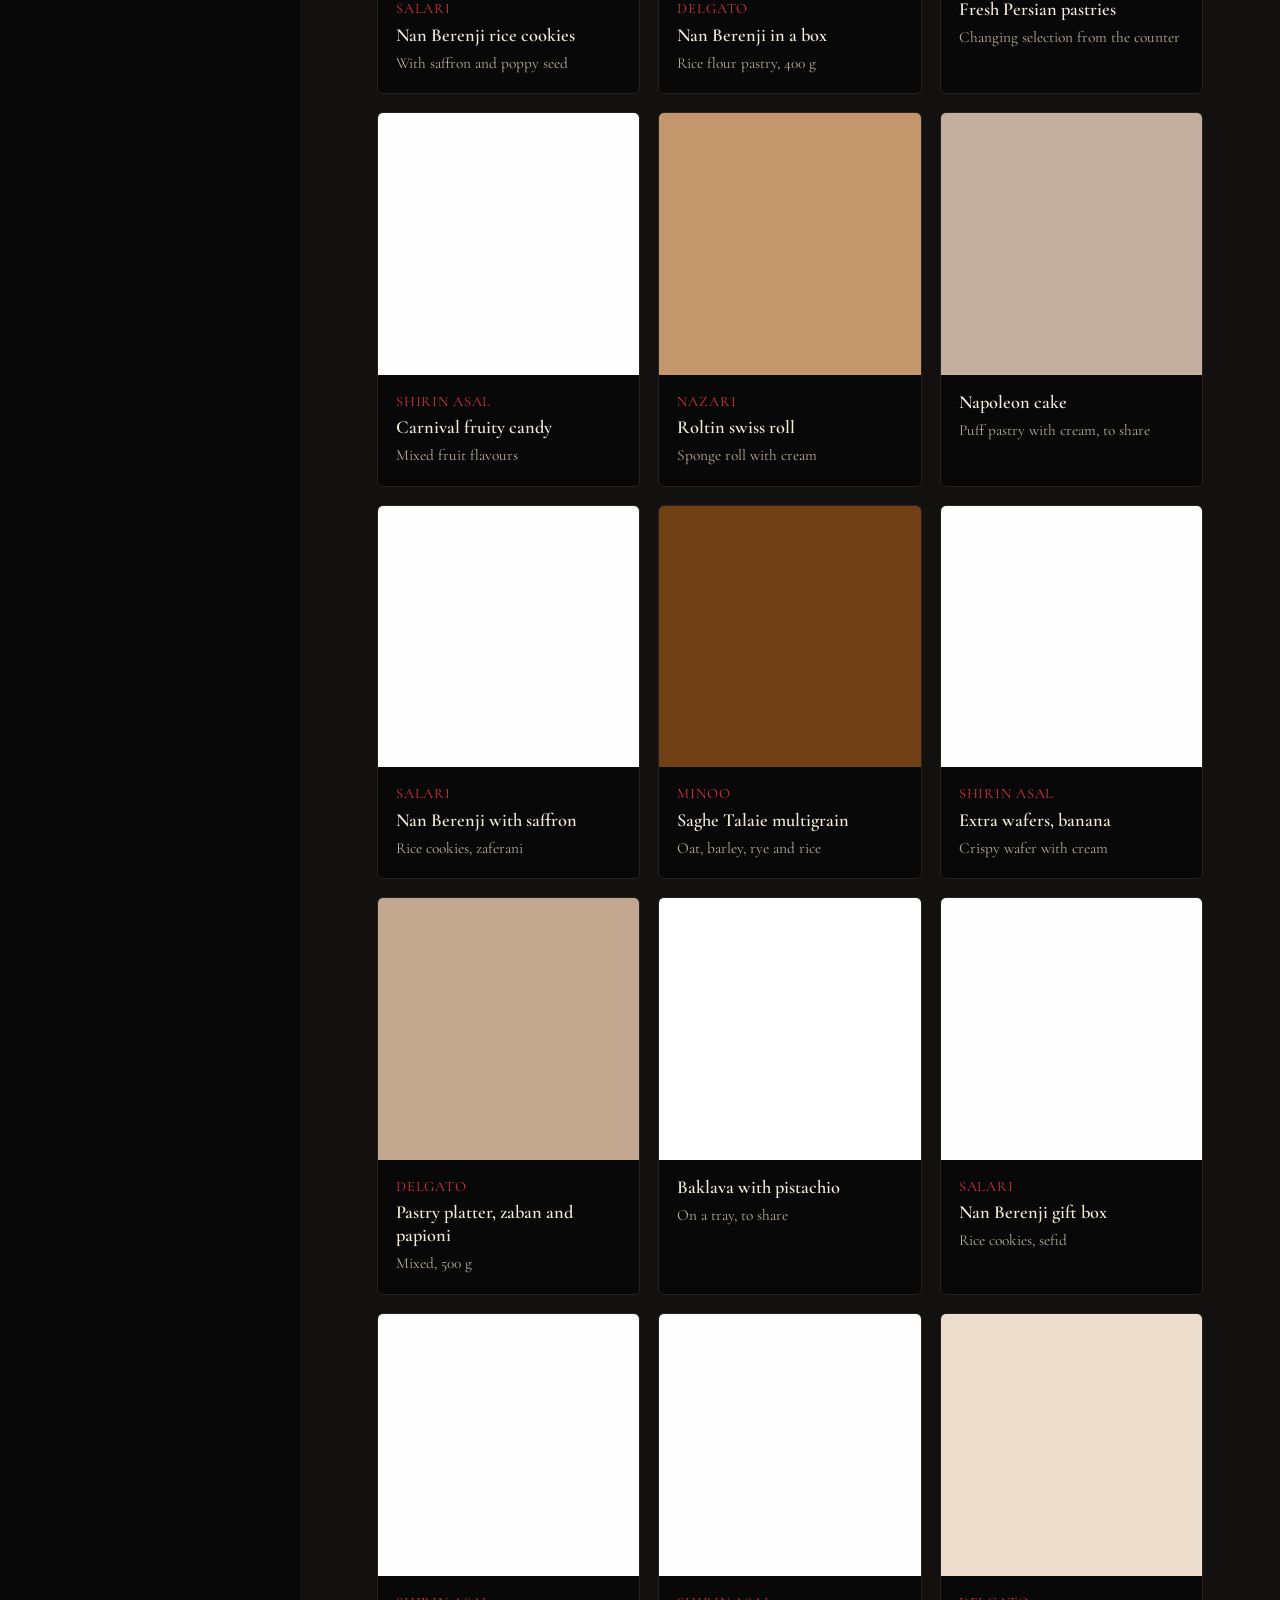
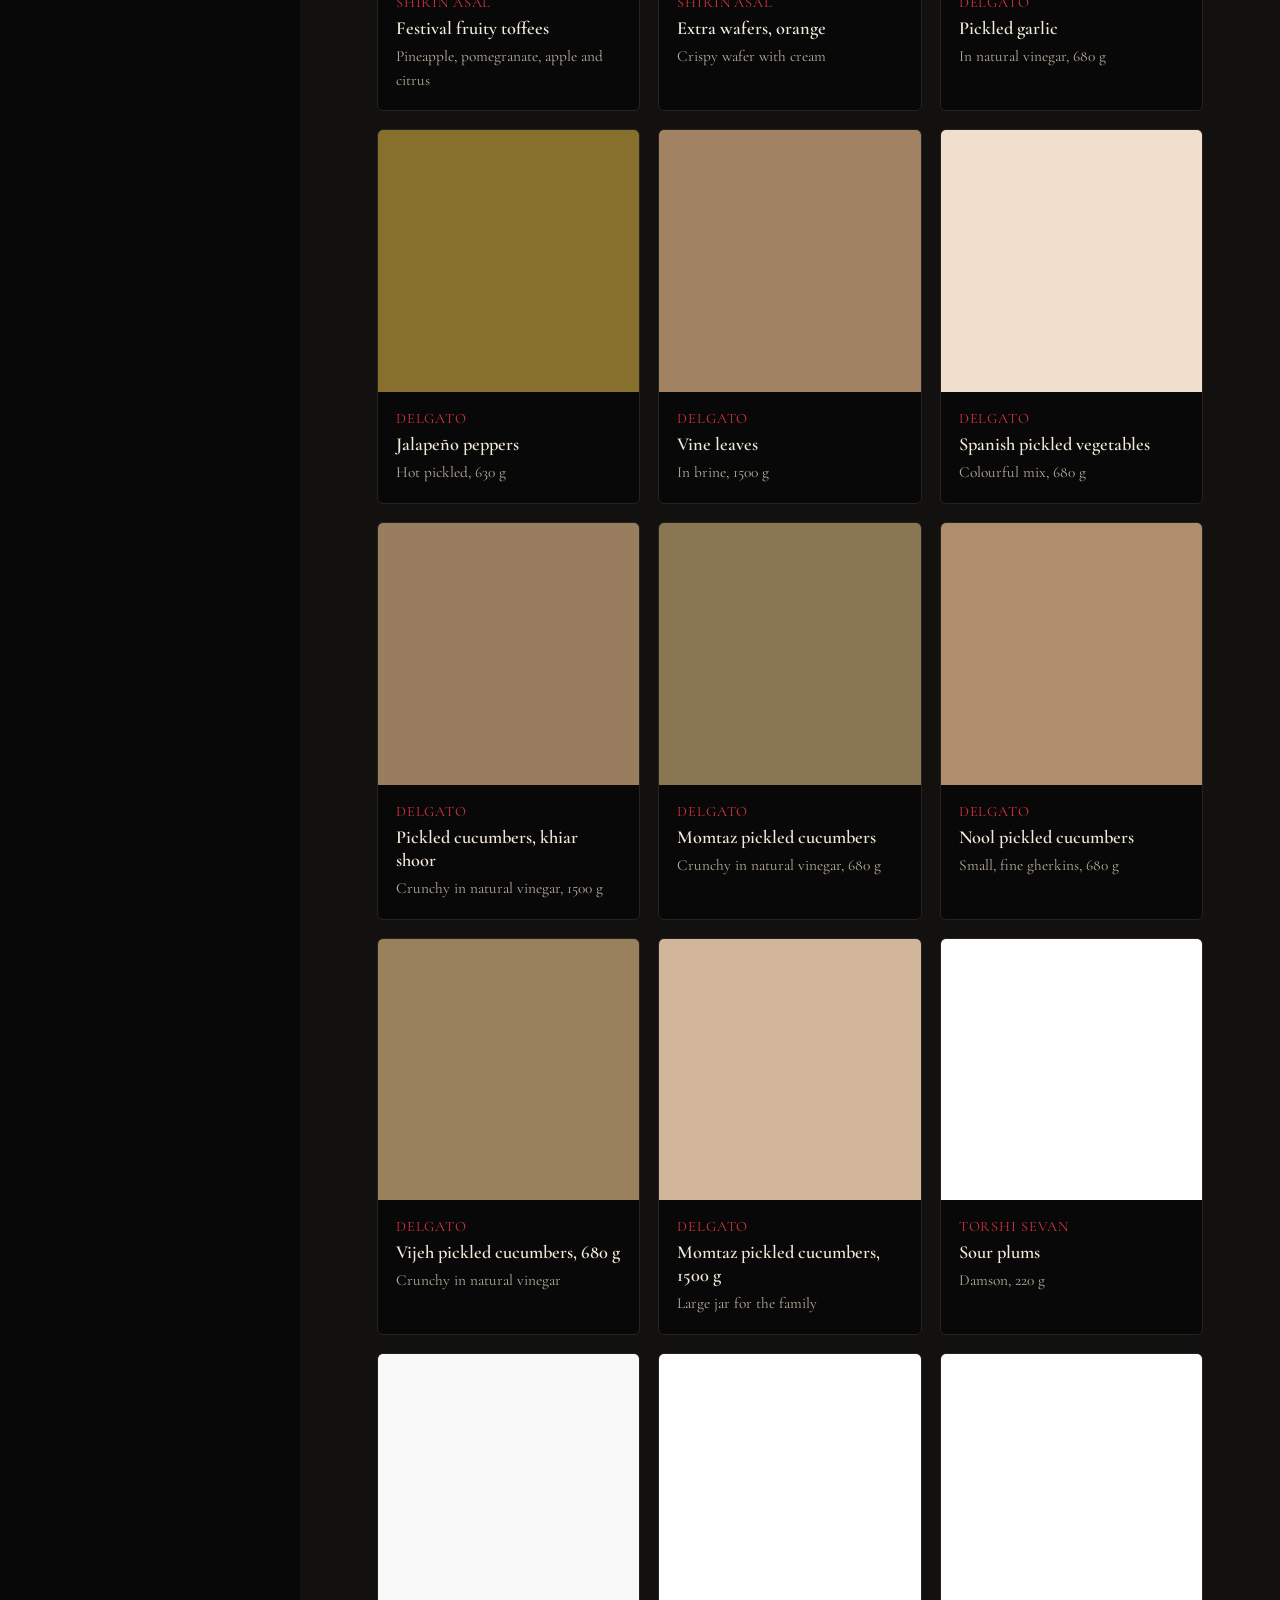
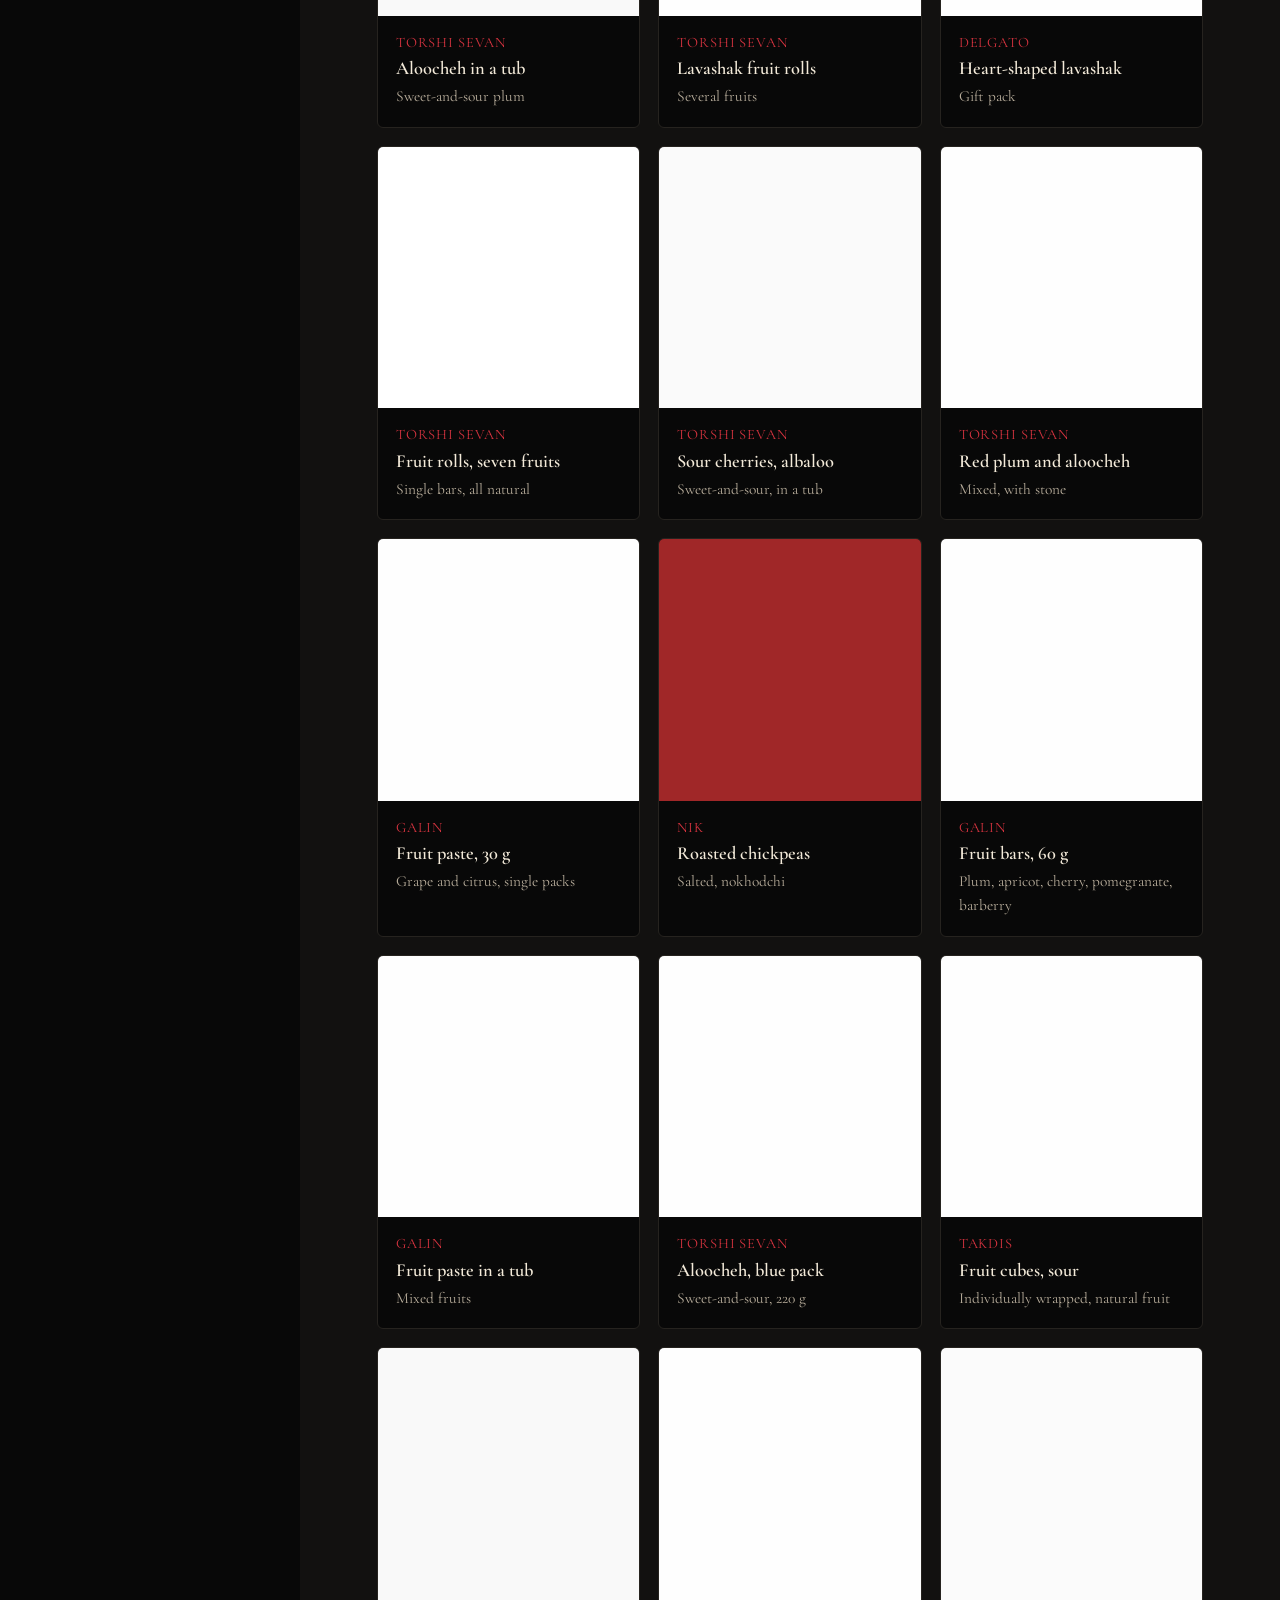
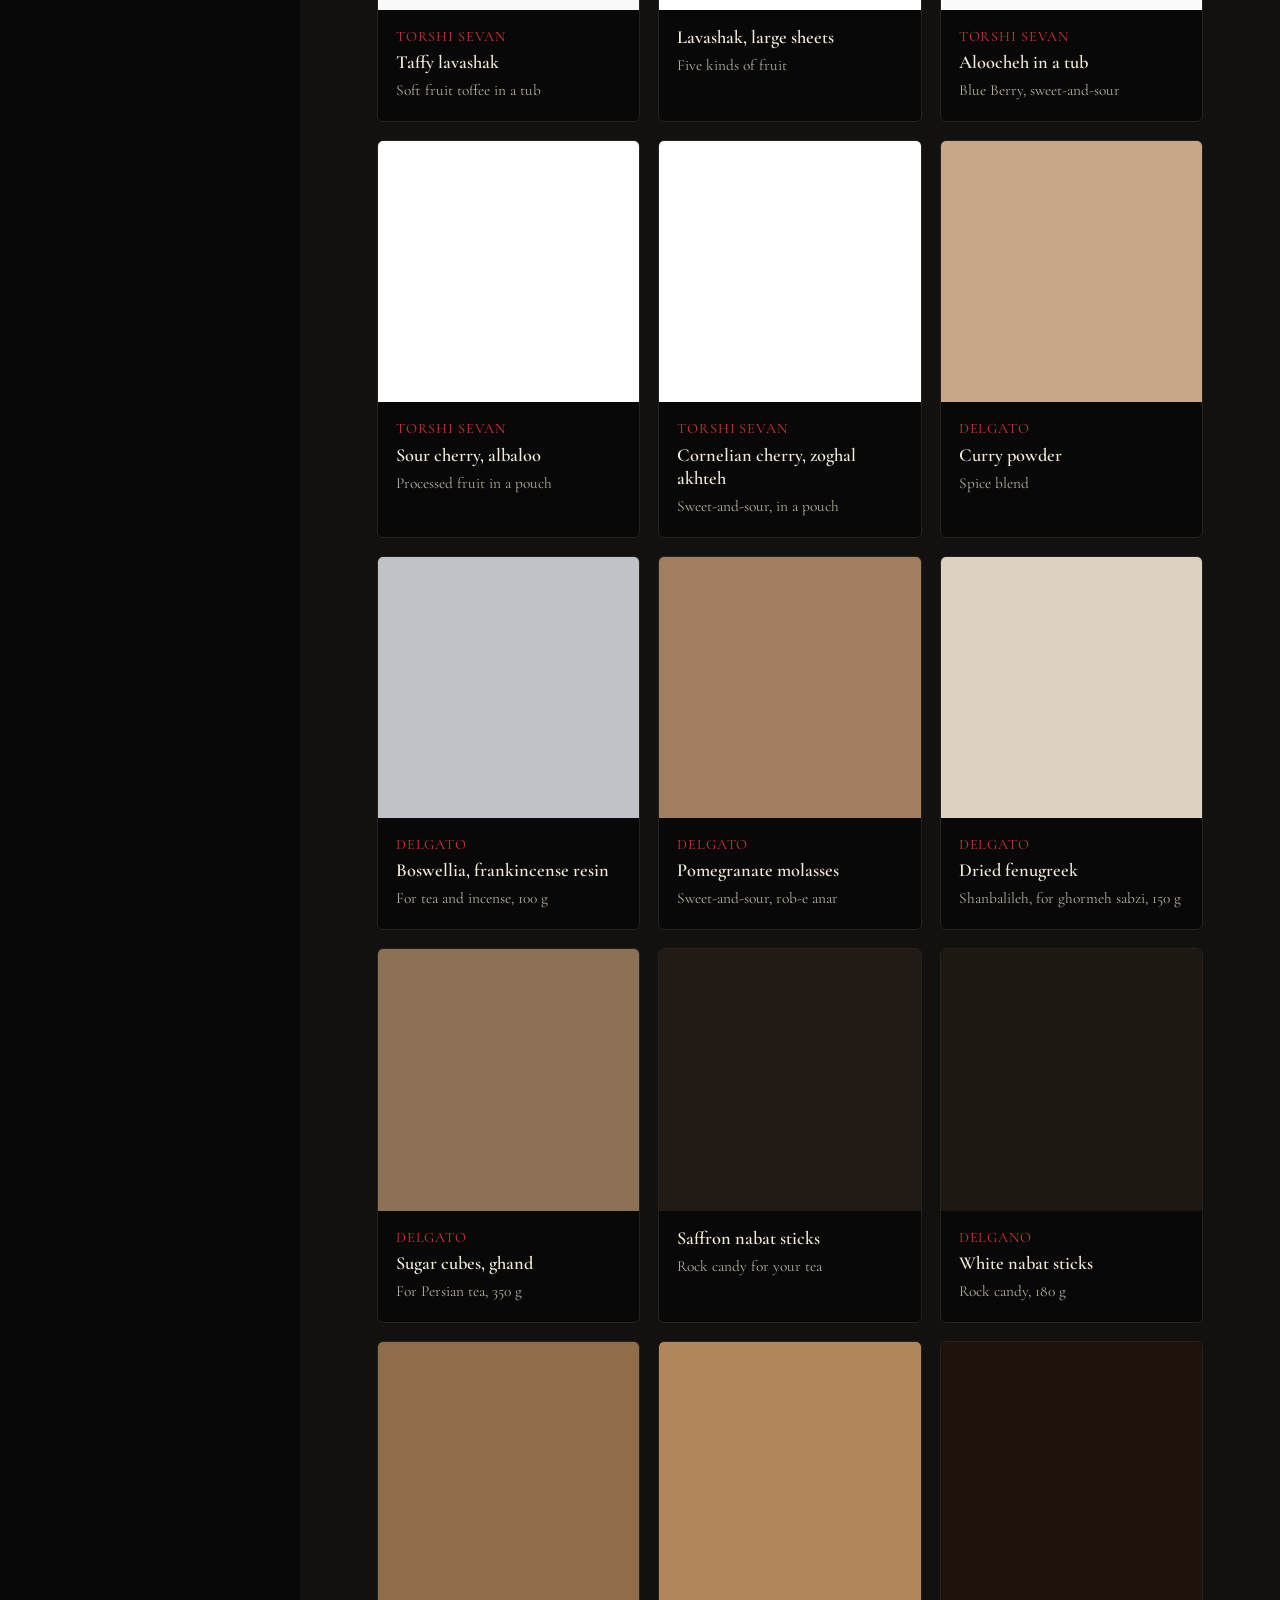
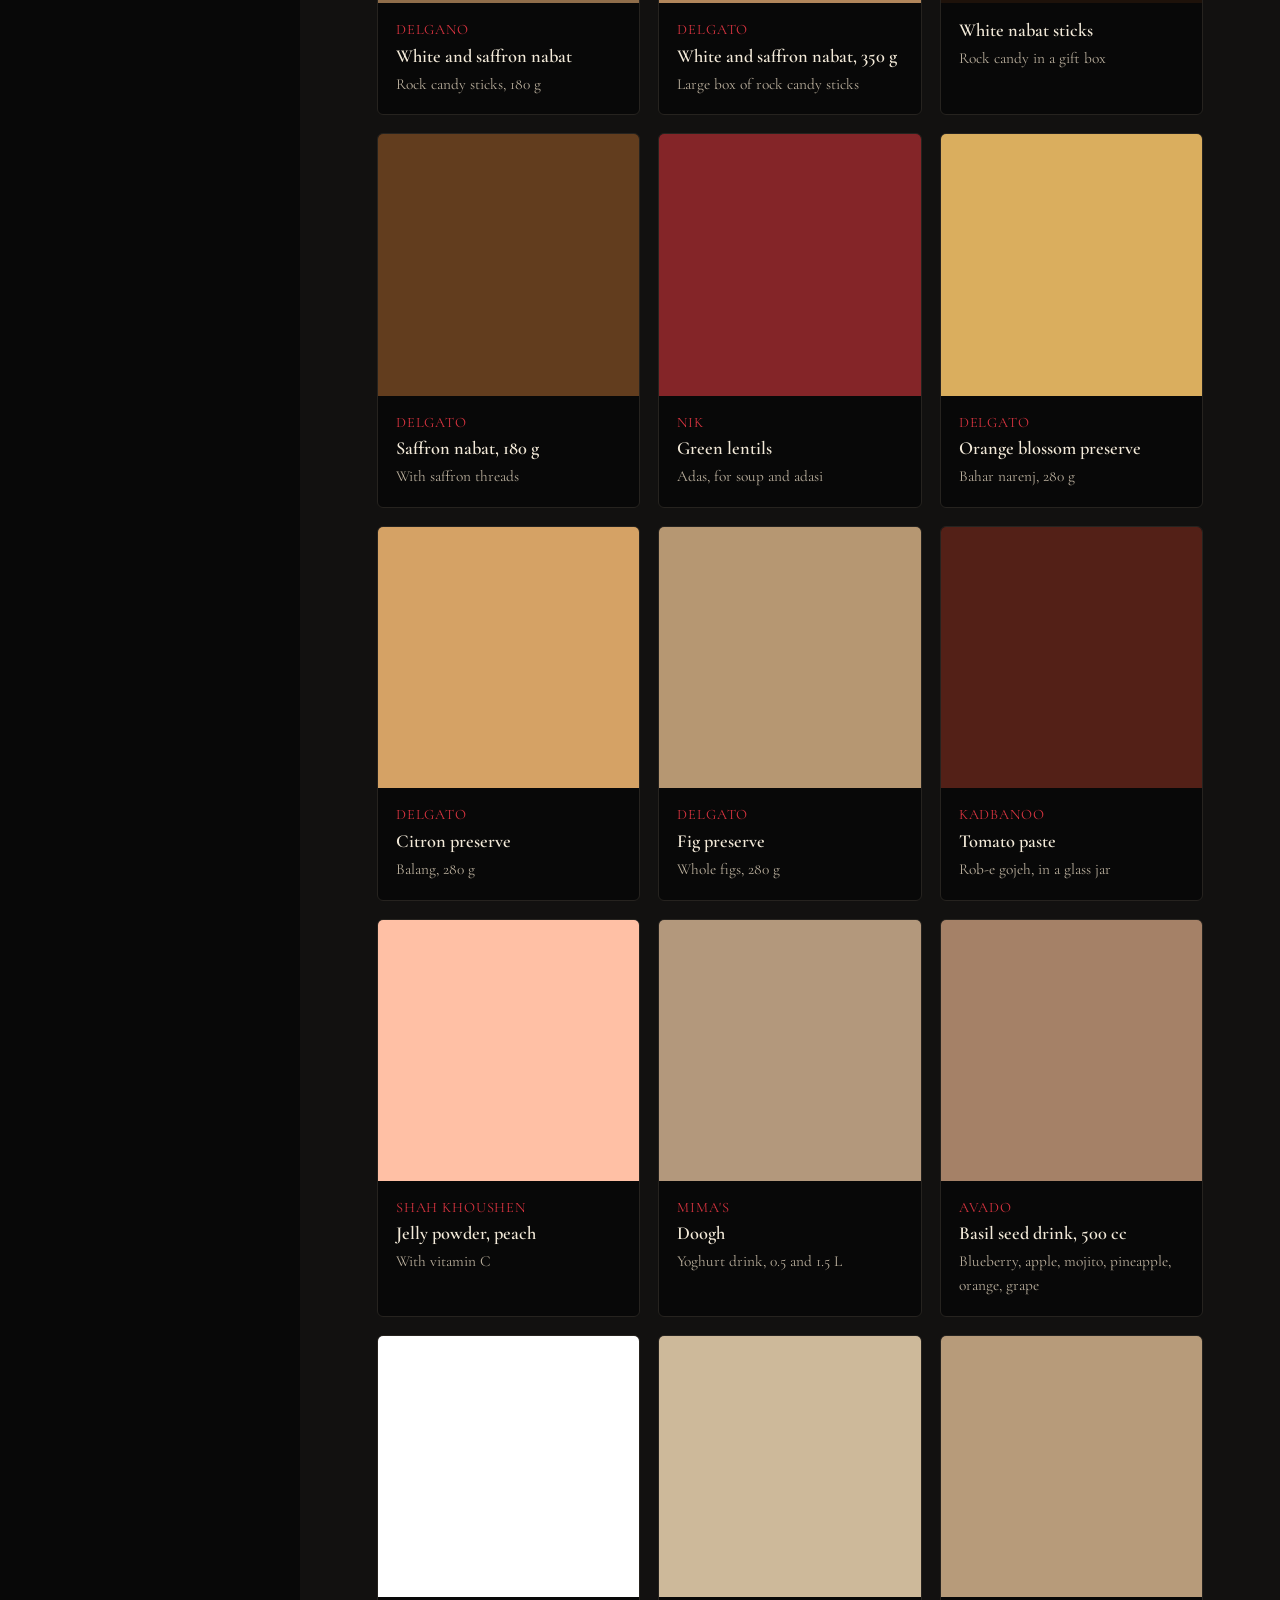
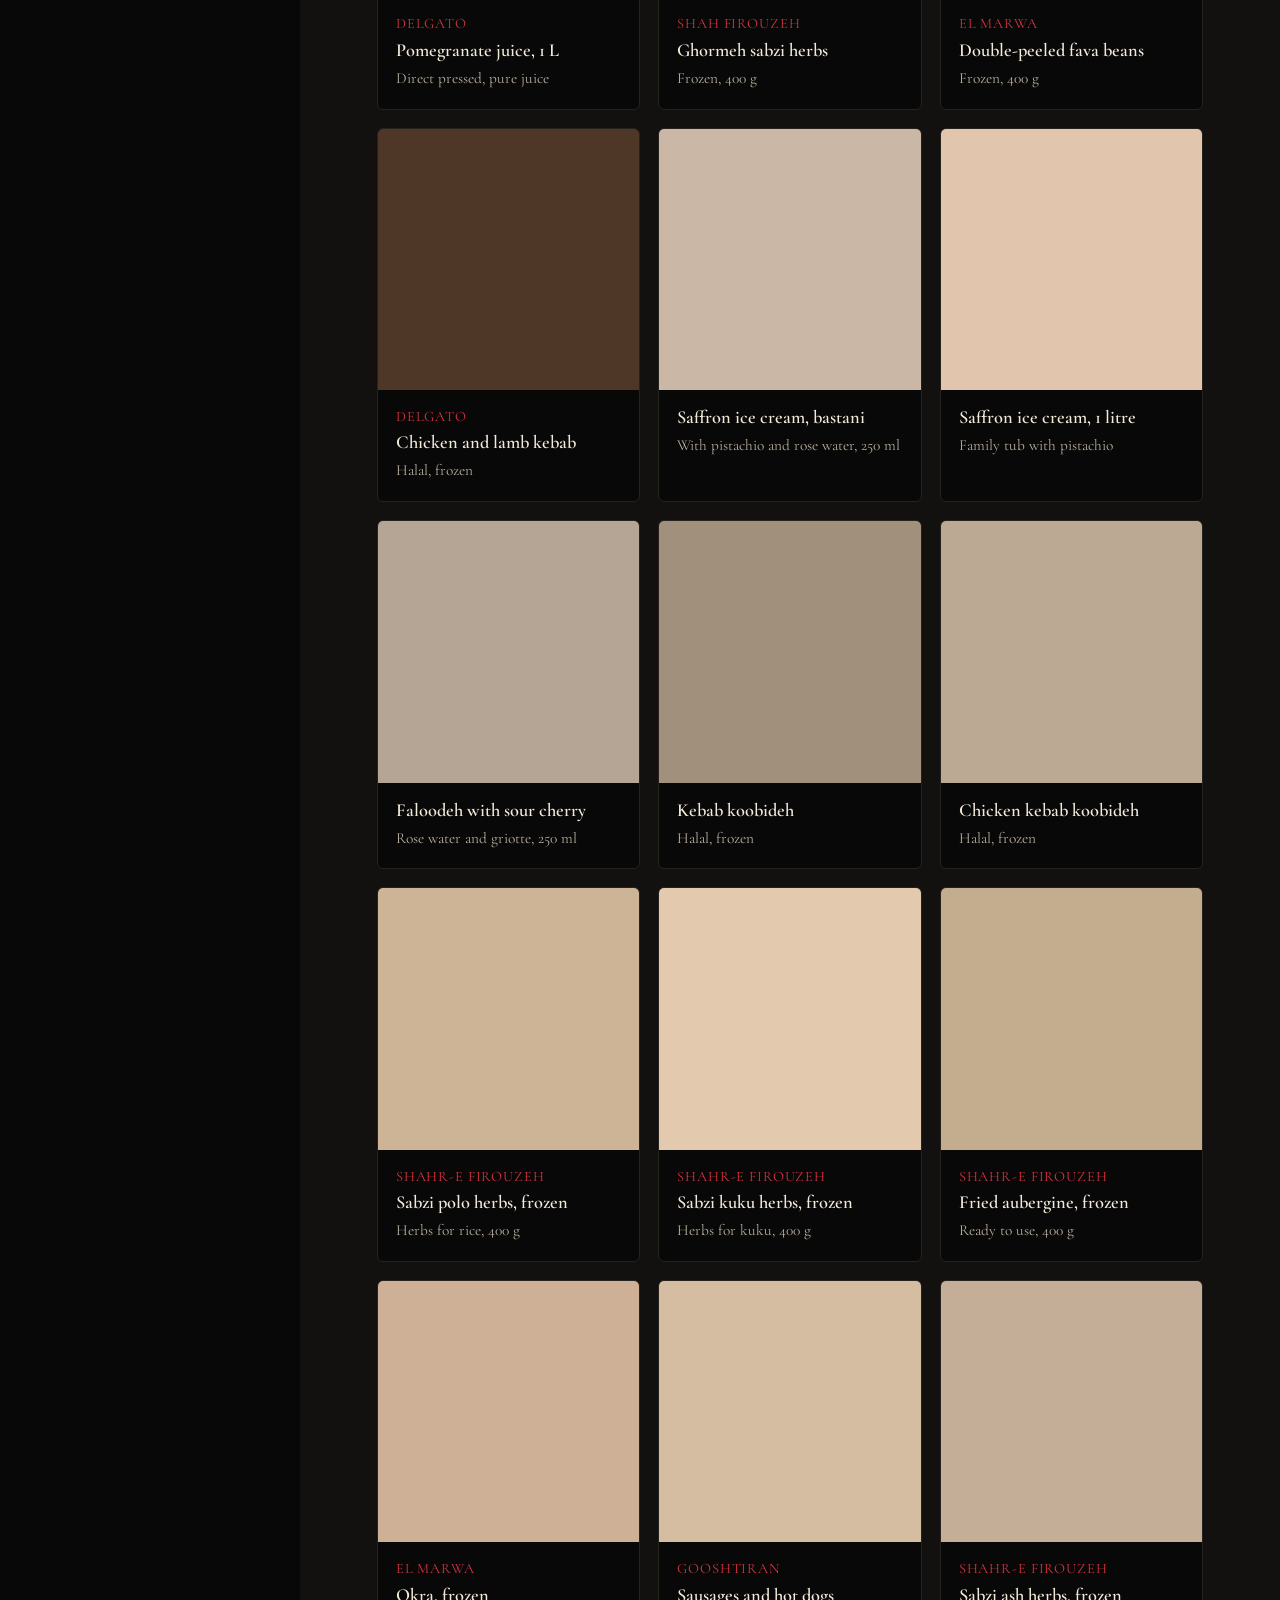
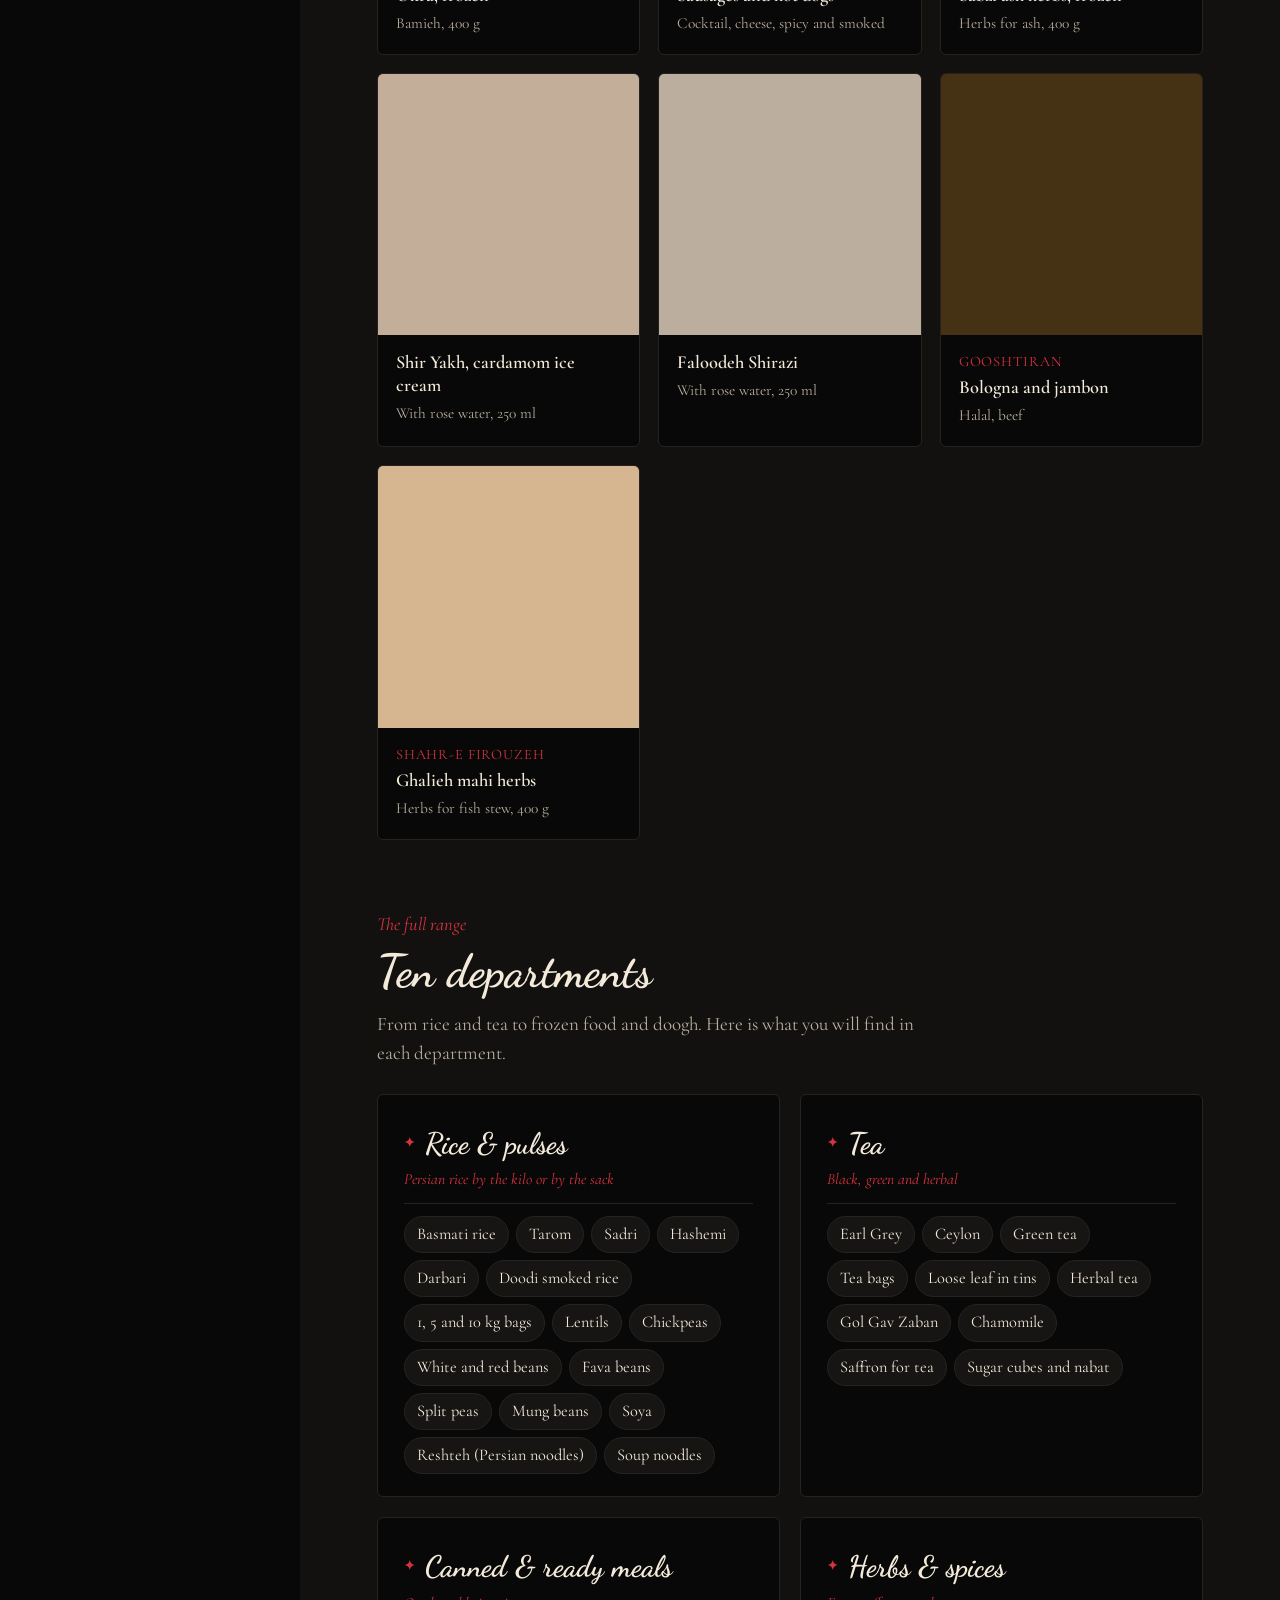
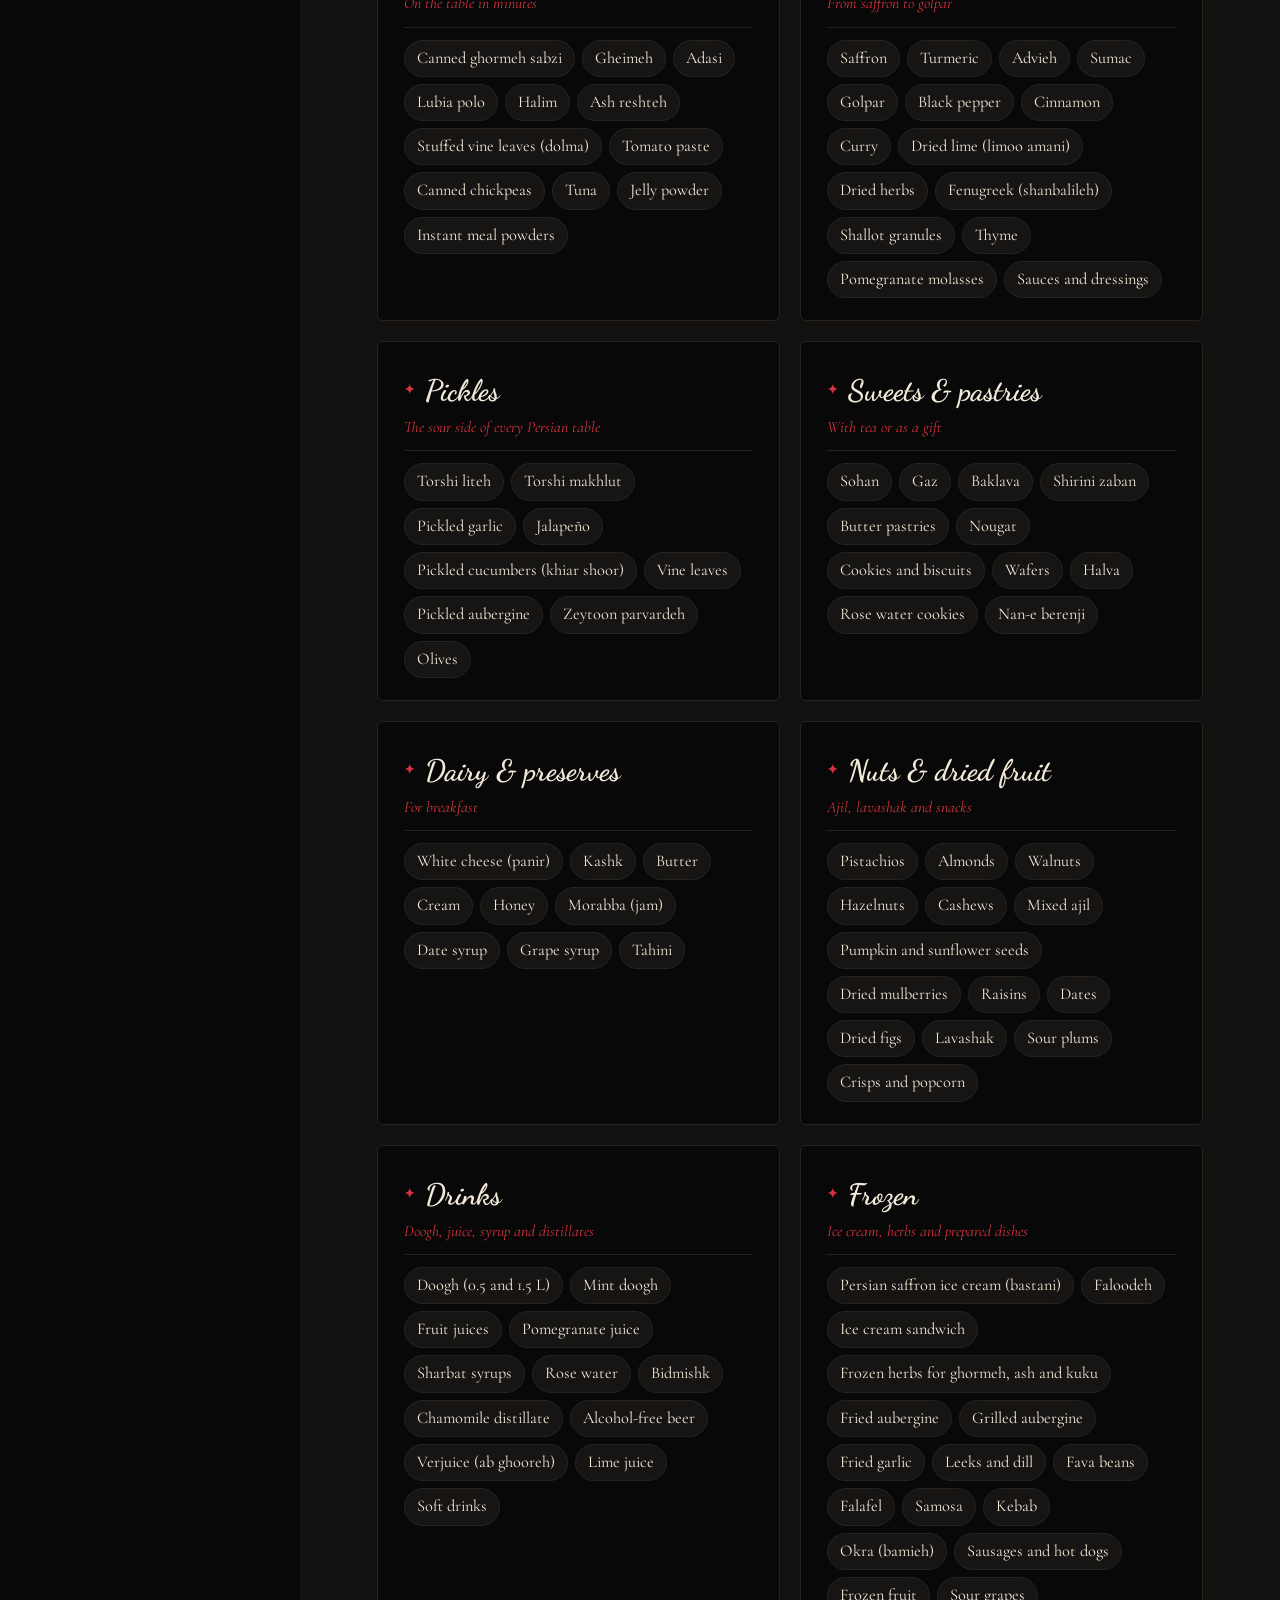
<file: winkel.html>
<!doctype html>
<html lang="en">
<head>
<meta charset="utf-8">
<meta name="viewport" content="width=device-width,initial-scale=1">
<title>Winkel — Café Restaurant Nava</title>
<meta name="description" content="Onze Perzische winkel onder het restaurant: rijst, thee, kruiden, tarshi, zoetigheid, noten en diepvries.">
<link rel="preconnect" href="https://fonts.gstatic.com" crossorigin>
<link rel="stylesheet" href="https://fonts.googleapis.com/css2?family=Dancing+Script:wght@500;700&family=Cormorant+Garamond:ital,wght@0,400;0,500;0,600;1,400;1,500&family=Vazirmatn:wght@400;600;800&display=swap">
<link rel="stylesheet" href="nava-site.css">
</head>
<body data-page="winkel.html">

<div class="topbar"><a class="word" href="index.html">Café Restaurant Nava</a><button class="burger" id="burger" aria-label="Menu" aria-controls="side" aria-expanded="false"><span></span><span></span><span></span></button></div>

<aside class="side" id="side">
  <a class="brand" href="index.html"><div class="word">Café Restaurant<br>Nava</div><div class="sub" data-i18n="brand_sub">Perzisch café · Gent</div></a>
  <nav class="nav" id="nav">
    <a href="index.html" data-p="index.html" data-i18n="nav_home">Welkom</a>
    <a href="over.html" data-p="over.html" data-i18n="nav_about">Over ons</a>
    <a href="menu.html" data-p="menu.html" data-i18n="nav_menu">Menukaart</a>
    <a href="winkel.html" data-p="winkel.html" data-i18n="nav_shop">Winkel</a>
    <a href="producten.html" data-p="producten.html" data-i18n="nav_products">Producten</a>
    <a href="galerij.html" data-p="galerij.html" data-i18n="nav_gallery">Galerij</a>
    <a href="reserveren.html" data-p="reserveren.html" data-i18n="nav_res">Reserveren</a>
    <a href="afhalen.html" data-p="afhalen.html" data-i18n="nav_take">Afhalen</a>
    <a href="reviews.html" data-p="reviews.html" data-i18n="nav_reviews">Reviews</a>
    <a href="contact.html" data-p="contact.html" data-i18n="nav_contact">Locatie & contact</a>
  </nav>
  <div class="langs" id="langs"><button data-lang="nl">NL</button><button data-lang="en">EN</button><button data-lang="fr">FR</button><button data-lang="de">DE</button><button data-lang="es">ES</button><button data-lang="fa" lang="fa">فارسی</button></div>
  <div class="hours"><strong data-i18n="hours_t">Openingsuren</strong><span data-i18n="hours_1">Ma, di, do, vr, za, zo: 10:00 – 20:00</span><br><span data-i18n="hours_2">Woensdag gesloten</span><br><span class="status" id="status"></span></div>
  <div class="social"><a href="https://www.instagram.com/cafenava.be/" target="_blank" rel="noopener">Instagram</a><a href="https://www.facebook.com/CafeNava.be/" target="_blank" rel="noopener">Facebook</a></div>
</aside>

<main id="top">
  <section id="winkel" class="shop">
    <div class="rv">
      <div class="eyebrow" data-i18n="w_eye">Onze winkel</div>
      <h2 data-i18n="w_h">Beneden vindt u onze Perzische winkel</h2>
      <p style="color:var(--dim);margin-top:16px" data-i18n="w_p"></p>
    </div>
    <div class="facts rv">
      <div><b data-i18n="s_f1t"></b><span data-i18n="s_f1"></span></div>
      <div><b data-i18n="s_f2t"></b><span data-i18n="s_f2"></span></div>
      <div><b data-i18n="s_f3t"></b><span data-i18n="s_f3"></span></div>
    </div>
    <div class="rv" style="margin-top:44px">
      <div class="eyebrow" data-i18n="s_p_eye">In de rekken</div>
      <h3 class="shoph" data-i18n="s_p_h">Een greep uit de winkel</h3>
      <p style="color:var(--dim);margin-top:12px" data-i18n="s_p_p"></p>
    </div>
    <div class="filters" id="filters"></div>
    <div class="pgrid" id="pgrid"></div>
    <div class="rv" style="margin-top:70px">
      <div class="eyebrow" data-i18n="s_a_eye">Het volledige assortiment</div>
      <h3 class="shoph" data-i18n="s_a_h">Tien afdelingen</h3>
      <p style="color:var(--dim);margin-top:12px" data-i18n="s_a_p"></p>
    </div>
    <div class="aisles" id="aisles"></div>
    <div class="note rv">
      <h3 data-i18n="s_n_h">Iets niet gevonden?</h3>
      <p data-i18n="s_n_p"></p>
    </div>
  </section>
</main>

<footer>
  <div><span class="w">Café Restaurant Nava</span><br><span>NAVA BV · BTW BE 1013.306.441 · Sluizeken 34, 9000 Gent · <a href="mailto:info@cafenava.be" style="text-decoration:none">info@cafenava.be</a></span></div>
  <div class="legal"><a href="#" data-legal="terms" data-i18n="l_terms">Algemene voorwaarden</a> · <a href="#" data-legal="privacy" data-i18n="l_privacy">Privacybeleid</a><br><span>© 2026 NAVA BV · <span data-i18n="rights">Alle rechten voorbehouden</span></span></div>
</footer>
<div class="modal" id="modal"><div class="box"><button class="close" id="mclose" aria-label="close">✕</button><div id="mbody"></div></div></div>
<button class="totop" id="totop" aria-label="top">↑</button>
<a class="cartbadge" id="cartbadge" href="afhalen.html"></a>
<div class="lb" id="lb"><span class="x">✕</span><img alt=""><b></b></div>

<script src="nava-data.js"></script>
<script src="nava-shop-data.js"></script>
<script src="nava-site.js"></script>
</body>
</html>
</file>
<file: nava-site.css>
:root{
  --ink:#080808;--coal:#121110;--line:#26231f;
  --cream:#f3ead9;--dim:#b9ae9c;--saffron:#d5333f;--pom:#b8333f;
  --paper:#f7f0e3;--paper-ink:#241d17;
  --sidebar:300px;
  --script:'Dancing Script','Brush Script MT',cursive;
  --body:'Cormorant Garamond',Georgia,'Times New Roman',serif;
}
*{box-sizing:border-box;margin:0;padding:0}
html{scroll-behavior:smooth}
body{background:var(--ink);color:var(--cream);font-family:var(--body);font-size:19px;line-height:1.55;overflow-x:hidden}
img{display:block;max-width:100%}
a{color:inherit}
h1,h2,h3{font-family:var(--script);font-weight:700;line-height:1.05}
h1{font-size:clamp(2.6rem,6.5vw,5.6rem)}
h2{font-size:clamp(2.5rem,5vw,4.3rem)}
h3{font-size:clamp(1.8rem,3vw,2.4rem)}
p{max-width:62ch}
:focus-visible{outline:2px solid var(--saffron);outline-offset:3px}
@media (prefers-reduced-motion:reduce){*{animation:none!important;transition:none!important}html{scroll-behavior:auto}}


/* ---------- Perzisch / RTL ---------- */
html[dir=rtl] body{font-family:Vazirmatn,var(--body);font-size:17px}
html[dir=rtl] h1,html[dir=rtl] h2,html[dir=rtl] h3,html[dir=rtl] .brand .word,html[dir=rtl] .topbar .word,html[dir=rtl] .pg.cover .w,html[dir=rtl] .pg.note .w,html[dir=rtl] footer .w,html[dir=rtl] .cart h3{font-family:Vazirmatn,sans-serif;font-weight:800;line-height:1.35}
html[dir=rtl] h1{font-size:clamp(2.2rem,5vw,4.2rem)}html[dir=rtl] h2{font-size:clamp(1.9rem,3.6vw,3rem)}html[dir=rtl] h3{font-size:1.5rem}
html[dir=rtl] .side{left:auto;right:0;border-right:0;border-left:1px solid var(--line)}
html[dir=rtl] main,html[dir=rtl] footer{margin-left:0;margin-right:var(--sidebar)}
html[dir=rtl] .hero{place-items:end end}
html[dir=rtl] .scrollhint{right:auto;left:clamp(28px,6vw,96px)}
html[dir=rtl] .totop,html[dir=rtl] .cartbadge{right:auto;left:22px}
html[dir=rtl] .intro blockquote{padding-left:0;padding-right:22px;border-left:0;border-right:2px solid var(--saffron)}
html[dir=rtl] .pg .item{grid-template-columns:auto 1fr auto}
html[dir=rtl] .pg .item .pr,html[dir=rtl] .take .it .pr,html[dir=rtl] .cart .total b,html[dir=rtl] .side .hours span{direction:ltr;unicode-bidi:isolate}
html[dir=rtl] .mctl,html[dir=rtl] .bookctl{direction:ltr}
html[dir=rtl] footer .legal{text-align:left}
html[dir=rtl] .marq div{animation-direction:reverse}
html[dir=rtl] .eyebrow,html[dir=rtl] .pg .fa{font-style:normal}
@media (max-width:900px){html[dir=rtl] .side{transform:translateX(100%)}html[dir=rtl] .side.open{transform:none}html[dir=rtl] main,html[dir=rtl] footer{margin-right:0}}
/* ---------- sidebar ---------- */
.side{position:fixed;top:0;bottom:0;left:0;width:var(--sidebar);background:var(--coal);border-right:1px solid var(--line);display:flex;flex-direction:column;padding:clamp(16px,3vh,34px) clamp(24px,2vw,34px) clamp(12px,2vh,24px);z-index:60;overflow-y:auto;overscroll-behavior:contain;scrollbar-width:none}
.side::-webkit-scrollbar{display:none}
.brand{text-decoration:none;display:block}
.brand .word{font-family:var(--script);font-size:clamp(1.5rem,2.7vh,2.2rem);font-weight:700;line-height:1.05;color:var(--cream)}
.brand .sub{font-size:clamp(.75rem,1.25vh,.95rem);color:var(--dim);margin-top:4px}
.nav{margin-top:clamp(10px,2.4vh,30px);display:flex;flex-direction:column}
.nav a{text-decoration:none;font-size:clamp(.98rem,1.75vh,1.3rem);padding:clamp(2px,.65vh,6px) 0;color:var(--dim);display:flex;align-items:center;gap:0;transition:color .3s,gap .35s}
.nav a::before{content:"";width:0;height:1px;background:var(--saffron);transition:width .35s}
.nav a:hover,.nav a.active{color:var(--cream);gap:12px}
.nav a:hover::before,.nav a.active::before{width:22px}
.langs{margin-top:auto;padding-top:clamp(10px,1.8vh,20px);display:flex;gap:5px;flex-wrap:wrap}
.langs button{background:none;border:1px solid #2f2b27;color:var(--dim);font-family:var(--body);font-size:clamp(.78rem,1.3vh,.95rem);padding:clamp(2px,.5vh,4px) clamp(7px,1.1vh,10px);line-height:1.45;border-radius:999px;cursor:pointer;transition:.3s}
.langs button:hover{border-color:var(--saffron);color:var(--cream);transform:translateY(-2px)}
.langs button.on{background:var(--saffron);border-color:var(--saffron);color:#fff;font-weight:600}
.langs button[lang=fa]{font-family:Vazirmatn,var(--body)}
.side .hours{margin-top:clamp(8px,1.5vh,16px);font-size:clamp(.76rem,1.3vh,.95rem);color:var(--dim);line-height:1.35}
.side .hours strong{color:var(--cream);font-weight:600;display:block;font-family:var(--script);font-size:clamp(1rem,1.9vh,1.4rem)}
.status{display:inline-flex;align-items:center;gap:7px;margin-top:6px;color:var(--cream)}.status::before{content:"";width:8px;height:8px;border-radius:50%;background:#3fb46a;box-shadow:0 0 8px #3fb46a}.status.closed::before{background:var(--saffron);box-shadow:0 0 8px var(--saffron)}
.side .social{margin-top:clamp(6px,1.1vh,12px);display:flex;gap:14px;font-size:clamp(.76rem,1.3vh,.95rem)}
.side .social a{color:var(--dim);text-decoration:none;border-bottom:1px solid transparent;transition:.3s}
.side .social a:hover{color:var(--saffron);border-color:var(--saffron)}
.topbar{display:none}

/* ---------- main ---------- */
main{margin-left:var(--sidebar)}
section{padding:110px clamp(28px,6vw,96px)}
.eyebrow{font-style:italic;color:var(--saffron);font-size:1.15rem;margin-bottom:10px}

/* hero */
.hero{position:relative;min-height:100vh;padding:0;display:grid;place-items:end start;overflow:hidden;isolation:isolate;background:#111}
.hero .bg{position:absolute;left:-6%;top:-6%;width:112%;height:112%;object-fit:cover;object-position:center 40%;z-index:-2;animation:drift 24s ease-in-out infinite alternate}
@keyframes drift{from{transform:translate(0,0) scale(1)}to{transform:translate(-2%,2%) scale(1.07)}}
.hero::after{content:"";position:absolute;inset:0;background:linear-gradient(180deg,rgba(8,8,8,.1) 0%,rgba(8,8,8,.05) 45%,rgba(8,8,8,.93) 100%);z-index:-1}
.hero .txt{padding:0 clamp(28px,6vw,96px) 80px}
.hero .line{overflow:hidden}
.hero .line>*{transform:translateY(110%);animation:rise 1.1s cubic-bezier(.2,.8,.2,1) forwards}
.hero .line:nth-child(2)>*{animation-delay:.15s}.hero .line:nth-child(3)>*{animation-delay:.3s}.hero .line:nth-child(4)>*{animation-delay:.45s}
@keyframes rise{to{transform:none}}
.hero p{font-size:1.5rem;color:var(--cream);max-width:34ch;margin-top:10px}
.btn{display:inline-flex;gap:14px;align-items:center;text-decoration:none;font-size:1.2rem;border:1px solid rgba(243,234,217,.45);padding:12px 26px;border-radius:999px;transition:.35s;background:rgba(8,8,8,.35);backdrop-filter:blur(6px);cursor:pointer;font-family:var(--body);color:var(--cream)}
.btn:hover{background:var(--saffron);color:#fff;border-color:var(--saffron);transform:translateY(-2px)}
.hero .ctas{display:flex;gap:12px;flex-wrap:wrap;margin-top:34px}
.btn.solid{background:var(--saffron);border-color:var(--saffron);color:#fff}
.btn.solid:hover{background:var(--cream);color:#1a1207;border-color:var(--cream)}
.scrollhint{position:absolute;right:clamp(28px,6vw,96px);bottom:36px;font-style:italic;color:var(--dim);font-size:1rem;display:flex;align-items:center;gap:12px}
.scrollhint i{width:1px;height:48px;background:linear-gradient(var(--saffron),transparent);animation:pulse 2s infinite}
@keyframes pulse{50%{opacity:.25}}

/* reveal */
.rv{opacity:0;transform:translateY(28px);transition:opacity .9s ease,transform .9s cubic-bezier(.2,.8,.2,1)}
.rv.in{opacity:1;transform:none}

/* marquee */
.marq{overflow:hidden;border-top:1px solid var(--line);border-bottom:1px solid var(--line);padding:16px 0;white-space:nowrap;font-family:var(--script);font-size:2rem;color:var(--dim)}
.marq div{display:inline-block;animation:slide 40s linear infinite}
.marq span{margin:0 34px}.marq span::after{content:"✦";color:var(--saffron);margin-left:34px;font-size:1rem;vertical-align:middle}
@keyframes slide{to{transform:translateX(-50%)}}

/* intro */
.intro{display:grid;grid-template-columns:1.05fr .95fr;gap:clamp(40px,6vw,96px);align-items:center}
.intro .pic{aspect-ratio:4/3;overflow:hidden;border-radius:4px;cursor:zoom-in;position:relative}
.intro .pic img{width:100%;height:100%;object-fit:cover;transition:transform 1.4s cubic-bezier(.2,.8,.2,1)}
.intro .pic:hover img{transform:scale(1.05)}
.intro blockquote{margin-top:34px;padding-left:22px;border-left:2px solid var(--saffron);font-style:italic;font-size:1.3rem}
.intro .phone{display:inline-block;margin-top:26px;font-family:var(--script);font-size:2rem;text-decoration:none;color:var(--saffron);transition:.3s}
.intro .phone:hover{letter-spacing:.03em}

/* feature tiles */
.feat{display:grid;grid-template-columns:repeat(3,1fr);gap:18px;padding-top:0}
.feat a{position:relative;overflow:hidden;border-radius:4px;aspect-ratio:4/5;display:flex;align-items:flex-end;padding:28px;text-decoration:none;isolation:isolate}
.feat a img{position:absolute;inset:0;width:100%;height:100%;object-fit:cover;transition:transform 1.4s cubic-bezier(.2,.8,.2,1);z-index:-2}
.feat a::after{content:"";position:absolute;inset:0;background:linear-gradient(0deg,rgba(8,8,8,.95),rgba(8,8,8,.05) 60%);z-index:-1}
.feat a:hover img{transform:scale(1.07) rotate(-1deg)}
.feat a p{color:var(--dim);font-size:1.05rem}
.feat a h3{transition:transform .5s}
.feat a:hover h3{transform:translateX(6px)}

/* ---------- menukaart (stijl) ---------- */
.menu{background:radial-gradient(60% 50% at 50% 30%,#241c14 0%,var(--ink) 70%);text-align:center;padding-bottom:120px}
.menu .lead{margin:0 auto;color:var(--dim)}
.chapters{display:flex;flex-wrap:wrap;justify-content:center;gap:10px;margin:34px auto 6px}
.chapters button{font-family:var(--body);font-size:1.1rem;background:none;color:var(--dim);border:1px solid #2f2b27;padding:11px 22px;border-radius:999px;cursor:pointer;transition:.3s}
.chapters button:hover{color:#fff;background:#221f1c;border-color:#3d3833;transform:translateY(-2px)}
.chapters button.on{color:#fff;background:var(--saffron);border-color:var(--saffron);font-weight:600;box-shadow:0 8px 22px rgba(213,51,63,.3)}
.menucard{max-width:760px;margin:30px auto 0;text-align:start;opacity:0;transform:translateY(10px);transition:opacity .45s ease,transform .45s cubic-bezier(.2,.8,.2,1);min-height:300px}
.menucard.in{opacity:1;transform:none}
.sec{break-inside:avoid;background:var(--coal);border:1px solid var(--line);border-radius:6px;padding:26px 26px 20px;margin-bottom:26px;scroll-margin-top:90px}
.sec h3{font-size:2rem;color:var(--cream);margin-bottom:2px}
.sec .fa{font-style:italic;color:var(--saffron);font-size:1rem;margin-bottom:14px;padding-bottom:12px;border-bottom:1px solid var(--line)}
.sec .sub{font-family:var(--script);font-weight:700;font-size:1.5rem;color:var(--saffron);margin:16px 0 4px}
.it{display:grid;grid-template-columns:auto 1fr auto;gap:0 14px;align-items:center;padding:9px 0;border-bottom:1px dotted #2a2724}
.it:last-child{border-bottom:0}
.it .th{width:46px;height:46px;border-radius:50%;object-fit:cover;cursor:zoom-in;transition:transform .4s}
.it .th:hover{transform:scale(1.18)}
.it .noth{width:46px;height:46px;border-radius:50%;background:#1b1917;display:grid;place-items:center;color:#5d554b;font-family:var(--script);font-size:1.4rem}
.it b{display:block;font-weight:600;font-size:1.12rem;color:var(--cream)}
.it small{display:block;color:var(--dim);font-size:.95rem;line-height:1.3}
.it .pr{font-weight:600;color:var(--saffron);white-space:nowrap;font-size:1.1rem}
.menufoot{margin:22px auto 0;color:var(--dim);font-style:italic;font-size:1rem}
@media (max-width:600px){.chapters button{font-size:1rem;padding:9px 16px}.sec{padding:22px 18px 16px}.it{gap:0 11px}.it .th,.it .noth{width:40px;height:40px}}
html[dir=rtl] .menucard,html[dir=rtl] .sec{text-align:right}
html[dir=rtl] .it .pr{direction:ltr;unicode-bidi:isolate}

/* products */
.products{padding-top:0}
.prodgrid{display:grid;grid-template-columns:repeat(auto-fit,minmax(220px,1fr));gap:2px;background:var(--line);border:1px solid var(--line);margin-top:44px}
.prodgrid article{background:var(--ink);padding:38px 30px 42px;transition:background .5s,transform .5s;position:relative;overflow:hidden}
.prodgrid article::before{content:"";position:absolute;inset:auto -40px -40px auto;width:120px;height:120px;border-radius:50%;background:radial-gradient(var(--saffron),transparent 70%);opacity:0;transition:.6s}
.prodgrid article:hover{background:var(--coal)}
.prodgrid article:hover::before{opacity:.25}
.prodgrid h3{color:var(--saffron)}
.prodgrid em{display:block;color:var(--dim);margin:6px 0 12px}
.prodgrid p{font-size:1.05rem;color:var(--dim)}


/* winkel-teaser */
.shopteaser{display:grid;grid-template-columns:1fr 1fr;gap:clamp(30px,5vw,70px);align-items:center;background:var(--coal);border-top:1px solid var(--line);border-bottom:1px solid var(--line)}
.wstrip{display:grid;grid-template-columns:repeat(3,1fr);gap:10px}
.wstrip a{aspect-ratio:1;border-radius:5px;overflow:hidden;display:grid;place-items:center;transition:transform .5s cubic-bezier(.2,.8,.2,1)}
.wstrip a:hover{transform:translateY(-5px)}
.wstrip img{width:100%;height:100%;object-fit:contain}
@media (max-width:900px){.shopteaser{grid-template-columns:1fr}}

/* winkel */
.shop{background:var(--coal);border-top:1px solid var(--line);border-bottom:1px solid var(--line)}
.shop .shoph{font-size:clamp(2rem,3.6vw,3rem);color:var(--cream)}
.facts{display:grid;grid-template-columns:repeat(3,1fr);gap:2px;background:var(--line);border:1px solid var(--line);border-radius:6px;overflow:hidden;margin-top:34px}
.facts div{background:var(--ink);padding:24px clamp(18px,2.4vw,30px)}
.facts b{display:block;font-family:var(--script);font-size:1.6rem;color:var(--saffron);margin-bottom:4px}
.facts span{color:var(--dim);font-size:1.02rem}
.filters{display:flex;flex-wrap:wrap;gap:9px;margin-top:26px}
.filters button{font-family:var(--body);font-size:1.02rem;background:none;color:var(--dim);border:1px solid #2f2b27;padding:9px 18px;border-radius:999px;cursor:pointer;transition:.3s}
.filters button:hover{color:#fff;background:#221f1c;border-color:#3d3833}
.filters button.on{color:#fff;background:var(--saffron);border-color:var(--saffron);font-weight:600}
.pgrid{display:grid;grid-template-columns:repeat(auto-fill,minmax(230px,1fr));gap:18px;margin-top:24px}
.pcard{background:var(--ink);border:1px solid var(--line);border-radius:6px;overflow:hidden;transition:transform .5s cubic-bezier(.2,.8,.2,1),border-color .4s;display:flex;flex-direction:column}
.pcard:hover{transform:translateY(-6px);border-color:var(--saffron)}
.pcard .ph{aspect-ratio:1;display:grid;place-items:center;cursor:zoom-in;overflow:hidden}
.pcard .ph img{width:100%;height:100%;object-fit:contain;transition:transform 1s cubic-bezier(.2,.8,.2,1)}
.pcard:hover .ph img{transform:scale(1.05)}
.pcard .t{padding:16px 18px 18px}
.pcard .br{font-size:.9rem;letter-spacing:.06em;text-transform:uppercase;color:var(--saffron);display:block;margin-bottom:3px}
.pcard b{font-size:1.15rem;font-weight:600;display:block;line-height:1.25}
.pcard small{display:block;color:var(--dim);font-size:.96rem;margin-top:5px}
.aisles{display:grid;grid-template-columns:repeat(auto-fit,minmax(320px,1fr));gap:20px;margin-top:26px}
.aisle{background:var(--ink);border:1px solid var(--line);border-radius:6px;padding:26px 26px 22px}
.aisle h4{font-family:var(--script);font-weight:700;font-size:1.85rem;color:var(--cream);display:flex;align-items:baseline;gap:10px}
.aisle h4 i{font-style:normal;font-size:.8rem;color:var(--saffron);transform:translateY(-6px)}
.aisle .fa{font-style:italic;color:var(--saffron);font-size:.98rem;margin:2px 0 12px;padding-bottom:10px;border-bottom:1px solid var(--line)}
.aisle ul{list-style:none;display:flex;flex-wrap:wrap;gap:7px}
.aisle li{font-size:1.02rem;color:var(--cream);background:#171513;border:1px solid #262320;padding:5px 12px;border-radius:999px}
.note{margin-top:34px;background:var(--ink);border:1px solid var(--line);border-left:3px solid var(--saffron);border-radius:6px;padding:24px 26px}
.note h3{font-size:1.7rem}
.note p{color:var(--dim);margin-top:8px;font-size:1.08rem}
html[dir=rtl] .note{border-left:1px solid var(--line);border-right:3px solid var(--saffron)}
@media (max-width:900px){.facts{grid-template-columns:1fr}}
@media (max-width:600px){.pgrid{grid-template-columns:repeat(auto-fill,minmax(150px,1fr));gap:12px}.pcard .t{padding:12px 13px 14px}.pcard b{font-size:1rem}.pcard small{font-size:.88rem}}
/* gallery */
.gal{padding-top:0}
.grid{columns:3;column-gap:14px;margin-top:40px}
.grid figure{aspect-ratio:4/3;break-inside:avoid;margin-bottom:14px;position:relative;overflow:hidden;border-radius:4px;cursor:zoom-in;background:#111;opacity:0;transform:translateY(20px) scale(.97);transition:opacity .8s,transform .8s cubic-bezier(.2,.8,.2,1)}
.grid figure.in{opacity:1;transform:none}
.grid figure:nth-child(3n+1){aspect-ratio:1/1}.grid figure:nth-child(4n+2){aspect-ratio:4/5}
.grid img{width:100%;height:100%;object-fit:cover;transition:transform 1.2s cubic-bezier(.2,.8,.2,1)}
.grid figure:hover img{transform:scale(1.06)}
.grid figcaption{position:absolute;left:0;right:0;bottom:0;padding:26px 16px 12px;font-family:var(--script);font-size:1.5rem;background:linear-gradient(transparent,rgba(8,8,8,.85));opacity:0;transform:translateY(8px);transition:.4s}
.grid figure:hover figcaption{opacity:1;transform:none}
.lb{position:fixed;inset:0;background:rgba(5,5,5,.94);display:none;place-items:center;z-index:100;padding:30px;cursor:zoom-out}
.lb.open{display:grid}
.lb img{max-height:88vh;max-width:92vw;border-radius:4px;box-shadow:0 40px 80px rgba(0,0,0,.6);animation:zoom .45s cubic-bezier(.2,.8,.2,1)}
@keyframes zoom{from{transform:scale(.85);opacity:0}}
.lb b{position:absolute;bottom:26px;left:0;right:0;text-align:center;font-family:var(--script);font-size:2rem;font-weight:700}
.lb .x{position:absolute;top:18px;right:24px;font-size:2rem;color:var(--dim)}



/* reservation + takeaway */
.resv{padding-top:0}
.panel{background:var(--coal);border:1px solid var(--line);border-radius:6px;padding:28px;margin-top:34px;display:grid;gap:14px}
.panel .row{display:grid;grid-template-columns:repeat(3,1fr);gap:14px}
.panel .row.two{grid-template-columns:1fr 1fr}
.panel label{display:grid;gap:6px;font-size:1rem;color:var(--dim)}
.panel input,.panel select,.panel textarea{background:var(--ink);border:1px solid #2c2926;color:var(--cream);font-family:var(--body);font-size:1.05rem;padding:11px 13px;border-radius:3px;width:100%;color-scheme:dark}
.panel input:focus,.panel select:focus,.panel textarea:focus{border-color:var(--saffron);outline:none;box-shadow:0 0 0 3px rgba(213,51,63,.18)}
.panel select option{background:#141312}
.panel .actions{display:flex;align-items:center;gap:20px;flex-wrap:wrap}
.panel .hint{color:var(--dim);font-style:italic}
.err{color:var(--saffron);font-style:italic;min-height:1.2em;margin:0}
.err:empty{display:none}
.done{display:none;border-top:1px solid var(--line);padding-top:18px}
.done.show{display:block;animation:zoom .5s cubic-bezier(.2,.8,.2,1)}
.done h4{font-family:var(--script);font-size:1.9rem;color:var(--cream)}
.done pre{white-space:pre-wrap;font-family:var(--body);background:var(--ink);padding:14px;border-radius:4px;margin:12px 0;color:var(--dim);font-size:1rem;line-height:1.45}
.done .send{display:flex;gap:10px;flex-wrap:wrap}
.done .send a{text-decoration:none}
.take{padding-top:0}
.takewrap{display:grid;grid-template-columns:1.3fr .9fr;gap:28px;margin-top:34px;align-items:start}
.take .items h3{font-size:1.9rem;color:var(--saffron);margin:26px 0 6px}
.take .items h3:first-child{margin-top:0}
.take .it{display:grid;grid-template-columns:auto 1fr auto auto;gap:0 14px;align-items:center;padding:10px 0;border-bottom:1px solid var(--line)}
.take .it img,.take .it .noth{width:46px;height:46px;border-radius:50%;object-fit:cover;cursor:zoom-in}
.take .it .noth{background:var(--coal);display:grid;place-items:center;color:var(--dim);font-family:var(--script);font-size:1.4rem;cursor:default}
.take .it b{display:block;font-weight:600;font-size:1.08rem}
.take .it small{color:var(--dim);font-size:.92rem;display:block;line-height:1.25}
.take .it .pr{white-space:nowrap;color:var(--cream)}
.qty{display:inline-flex;align-items:center;border:1px solid #3a3531;border-radius:999px;overflow:hidden}
.qty button{width:34px;height:34px;background:none;border:0;color:var(--cream);font-size:1.2rem;cursor:pointer;transition:.25s;font-family:var(--body)}
.qty button:hover{background:var(--saffron);color:#fff}
.qty span{min-width:26px;text-align:center;font-weight:600}
.qty.zero span{color:var(--dim)}
.cart{position:sticky;top:24px;margin-top:0}
.cart h3{font-size:2rem;color:var(--cream)}
.cart .lines{display:grid;gap:6px;max-height:260px;overflow:auto}
.cart .lines .ln{display:grid;grid-template-columns:1fr auto auto;gap:10px;align-items:center;font-size:1rem}
.cart .lines .ln .qty{transform:scale(.85);transform-origin:right}
.cart .empty{color:var(--dim);font-style:italic}
.cart .total{display:flex;justify-content:space-between;font-size:1.25rem;border-top:1px solid var(--line);padding-top:12px}
.cart .total b{color:var(--saffron)}
.cart form{display:grid;gap:12px;margin-top:6px}
.cartbadge{position:fixed;right:22px;bottom:80px;background:var(--saffron);color:#fff;border-radius:999px;padding:10px 16px;text-decoration:none;font-weight:600;box-shadow:0 10px 30px rgba(0,0,0,.5);opacity:0;transform:translateY(20px);transition:.4s;z-index:50}
.cartbadge.show{opacity:1;transform:none}
@media (max-width:900px){.panel .row{grid-template-columns:1fr}.takewrap{grid-template-columns:1fr}.cart{position:static}}
/* reviews */
.reviews{padding-top:0;text-align:center}
.reviews .score{margin:14px auto 0;color:var(--dim);font-size:1.15rem}
.reviews .stars{color:var(--saffron);letter-spacing:.1em}
.revgrid{display:grid;grid-template-columns:repeat(auto-fit,minmax(260px,1fr));gap:16px;margin:44px 0 34px;text-align:left}
.revgrid article{background:var(--coal);border:1px solid var(--line);padding:28px 26px 24px;border-radius:4px;position:relative;transition:transform .5s,border-color .5s}
.revgrid article:hover{transform:translateY(-6px);border-color:var(--saffron)}
.revgrid article::before{content:"“";position:absolute;top:6px;left:18px;font-family:var(--script);font-size:4rem;color:var(--saffron);opacity:.5;line-height:1}
.revgrid p{font-size:1.1rem;font-style:italic;color:var(--cream);margin-top:18px}
.revgrid small{display:block;margin-top:14px;color:var(--dim)}
.revgrid .st{color:var(--saffron);letter-spacing:.08em;font-size:.95rem}
/* instagram */
.insta{padding-top:0;text-align:center}
.insta .rv p{margin-left:auto;margin-right:auto}
.iggrid{display:grid;grid-template-columns:repeat(6,1fr);gap:8px;margin:40px 0 34px}
.iggrid a{aspect-ratio:1;overflow:hidden;border-radius:3px;position:relative;display:block}
.iggrid img{width:100%;height:100%;object-fit:cover;transition:transform 1s cubic-bezier(.2,.8,.2,1)}
.iggrid a::after{content:"◎";position:absolute;inset:0;display:grid;place-items:center;background:rgba(213,51,63,.55);color:#fff;font-size:2rem;opacity:0;transition:.4s}
.iggrid a:hover::after{opacity:1}.iggrid a:hover img{transform:scale(1.1)}
@media (max-width:900px){.iggrid{grid-template-columns:repeat(3,1fr)}}
/* contact */
.contact{display:grid;grid-template-columns:1fr 1fr;gap:clamp(40px,6vw,96px);background:var(--coal);border-top:1px solid var(--line)}
.contact .info p{margin-bottom:18px;color:var(--dim);font-size:1.15rem}
.contact .info a{color:var(--cream);text-decoration:none;border-bottom:1px solid #3a3531;transition:.3s}
.contact .info a:hover{border-color:var(--saffron);color:var(--saffron)}
.contact .info strong{display:block;color:var(--cream);font-weight:600}
.map{aspect-ratio:4/3;border-radius:4px;overflow:hidden;filter:grayscale(1) invert(.9) contrast(.9);border:1px solid #2c2926;margin-top:22px}
.map iframe{width:100%;height:100%;border:0}
form{display:grid;gap:14px;margin-top:24px}
form label{display:grid;gap:6px;font-size:1rem;color:var(--dim)}
form input,form textarea{background:var(--ink);border:1px solid #2c2926;color:var(--cream);font-family:var(--body);font-size:1.1rem;padding:12px 14px;border-radius:3px;transition:.3s}
form input:focus,form textarea:focus{border-color:var(--saffron);outline:none;box-shadow:0 0 0 3px rgba(213,51,63,.18)}
form textarea{min-height:140px;resize:vertical}
form button{justify-self:start;font-family:var(--body);font-size:1.15rem;background:var(--saffron);color:#fff;border:0;padding:12px 30px;border-radius:999px;cursor:pointer;font-weight:600;transition:.3s}
form button:hover{background:var(--cream);color:#1a1207;transform:translateY(-2px)}
footer{margin-left:var(--sidebar);padding:34px clamp(28px,6vw,96px);display:flex;justify-content:space-between;gap:20px;flex-wrap:wrap;color:var(--dim);font-size:1rem;border-top:1px solid #1d1b19}
footer .w{font-family:var(--script);font-size:1.6rem;color:var(--cream)}
footer .legal{text-align:right}footer .legal a{color:var(--cream);text-decoration:none;border-bottom:1px solid #3a3531;transition:.3s}footer .legal a:hover{color:var(--saffron);border-color:var(--saffron)}
@media (max-width:900px){footer .legal{text-align:left}}
.modal{position:fixed;inset:0;background:rgba(5,5,5,.9);display:none;place-items:center;z-index:110;padding:24px}
.modal.open{display:grid}
.modal .box{background:var(--coal);border:1px solid var(--line);border-radius:6px;max-width:760px;width:100%;max-height:88vh;overflow:auto;padding:38px 40px;position:relative;animation:zoom .4s cubic-bezier(.2,.8,.2,1)}
.modal .close{position:absolute;top:14px;right:16px;background:none;border:0;color:var(--dim);font-size:1.4rem;cursor:pointer}
.modal h2{font-size:2.4rem;margin-bottom:6px}.modal h3{font-size:1.6rem;color:var(--saffron);margin:22px 0 6px}
.modal p,.modal li{color:var(--dim);font-size:1.05rem;max-width:none}.modal ul{padding-left:22px}
.modal .meta{font-style:italic;color:var(--dim);font-size:.95rem}
.totop{position:fixed;right:22px;bottom:22px;width:46px;height:46px;border-radius:50%;background:var(--saffron);color:#fff;border:0;font-size:1.3rem;cursor:pointer;opacity:0;transform:translateY(20px);transition:.4s;z-index:50}
.totop.show{opacity:1;transform:none}

/* ---------- responsive ---------- */
@media (max-width:1100px){.grid{columns:2}.feat{grid-template-columns:1fr 1fr}}
@media (max-width:900px){
  :root{--sidebar:0px}
  .side{transform:translateX(-100%);transition:transform .5s cubic-bezier(.2,.8,.2,1);width:min(320px,86vw);padding:clamp(64px,10vh,82px) 26px clamp(14px,2.5vh,22px)}
  .side .brand .word{font-size:clamp(1.4rem,3.2vh,2rem)}
  .side .brand .sub{font-size:clamp(.78rem,1.5vh,.9rem)}
  .side .nav{margin-top:clamp(8px,2vh,20px)}
  .side .nav a{font-size:clamp(1rem,2.15vh,1.2rem);padding:clamp(2px,.7vh,6px) 0}
  .side .langs{padding-top:clamp(10px,2vh,16px)}
  .side .langs button{font-size:clamp(.8rem,1.6vh,.95rem);padding:clamp(3px,.7vh,5px) clamp(8px,1.4vh,11px)}
  .side .hours{font-size:clamp(.78rem,1.55vh,.95rem);margin-top:clamp(8px,1.6vh,14px)}
  .side .social{font-size:clamp(.78rem,1.55vh,.95rem);margin-top:clamp(6px,1.2vh,12px)}
  .side.open{transform:none;overflow-y:auto;box-shadow:40px 0 80px rgba(0,0,0,.6)}
  .topbar{display:flex;position:fixed;top:0;left:0;right:0;height:64px;z-index:70;align-items:center;justify-content:space-between;padding:0 20px;background:linear-gradient(rgba(8,8,8,.92),rgba(8,8,8,0));backdrop-filter:blur(8px)}
  .topbar .word{font-family:var(--script);font-size:1.5rem;font-weight:700;text-decoration:none;color:var(--cream)}
  .burger{width:44px;height:44px;background:none;border:0;cursor:pointer;display:grid;place-items:center}
  .burger span{display:block;width:26px;height:2px;background:var(--cream);margin:3px 0;transition:.4s}
  .burger.x span:nth-child(1){transform:translateY(8px) rotate(45deg)}.burger.x span:nth-child(2){opacity:0}.burger.x span:nth-child(3){transform:translateY(-8px) rotate(-45deg)}
  .intro,.contact{grid-template-columns:1fr}
  .stage,.bookctl{display:none}
  section{padding:90px 24px}.hero .txt{padding:0 24px 70px}
}
@media (max-width:600px){.grid{columns:1}.feat{grid-template-columns:1fr}}
@media (max-width:900px) and (max-height:700px){
  .side .hours strong{font-size:1.05rem;font-family:var(--body);font-weight:600;letter-spacing:.02em}
  .side .hours{line-height:1.25;margin-top:8px}
  .side .brand .sub{display:none}
}
/* ---------- losse pagina's ---------- */
body:not([data-page="index.html"]) main>section:first-child{padding-top:clamp(96px,11vh,150px)}
body:not([data-page="index.html"]) main>section:first-child.products,
body:not([data-page="index.html"]) main>section:first-child.gal,
body:not([data-page="index.html"]) main>section:first-child.resv,
body:not([data-page="index.html"]) main>section:first-child.take,
body:not([data-page="index.html"]) main>section:first-child.reviews,
body:not([data-page="index.html"]) main>section:first-child.insta{padding-top:clamp(96px,11vh,150px)}
.shop{border-top:0}
.contact{border-top:0}
#nav a.active{color:var(--cream)}

/* snelkoppelingen op de startpagina */
.quick{display:grid;grid-template-columns:repeat(4,1fr);gap:14px;padding-top:0}
.quick .qc{display:block;padding:26px 24px;border:1px solid var(--line);border-radius:4px;text-decoration:none;background:var(--coal);
  transition:border-color .4s,transform .4s,background .4s}
.quick .qc:hover{border-color:var(--saffron);transform:translateY(-4px);background:#171310}
.quick .qc b{display:block;font-family:var(--serif);font-size:1.45rem;color:var(--cream);margin-bottom:8px}
.quick .qc span{color:var(--dim);font-size:.97rem;line-height:1.5}
@media (max-width:980px){.quick{grid-template-columns:repeat(2,1fr)}}
@media (max-width:520px){.quick{grid-template-columns:1fr}}

/* Ordered menu rows and direct contact links */
.menucard .it{grid-template-columns:auto minmax(0,1fr) auto}
.menucard .pr{text-align:end}
.it .veg-option{color:#cbdca0;margin-top:3px}
.order-links{margin-top:22px}
.order-links p{margin-bottom:10px;color:var(--dim)}
.order-links .ctas{display:flex;flex-wrap:wrap;gap:10px}

@media (max-width:900px){
  html{scroll-padding-top:76px}
  .topbar{background:rgba(17,15,14,.97);border-bottom:1px solid var(--line)}
  .topbar .word{min-width:0;line-height:1.1}
  .burger{flex:none;display:flex;flex-direction:column;justify-content:center;align-items:center}
  .side{padding-top:74px}
  .side .nav a{min-height:44px;display:flex;align-items:center}
  .side .langs button{min-width:40px;min-height:40px}
  .chapters button,.ctas .btn,.order-links .btn{min-height:44px}
  .takewrap .cart,.takewrap .items{min-width:0}
  .cart input,.cart select,.contact input,.contact textarea{font-size:16px;min-width:0}
  .order-links a{overflow-wrap:anywhere}
}
@media (max-width:600px){
  .hero .txt{padding-inline:18px}
  .hero .ctas{gap:8px}
  .menu,.take,.resv,.contact{padding-inline:16px}
  .menu{padding-bottom:64px}
  .chapters{gap:7px}
  .sec{padding-inline:12px}
  .menucard .it{column-gap:8px}
  .menucard .it b,.take .it b{font-size:1.05rem;overflow-wrap:anywhere}
  .menucard .it .pr,.take .it .pr{font-size:1rem}
  .take .it{grid-template-columns:auto minmax(0,1fr) auto;gap:7px 9px}
  .take .it .qty{grid-column:3;justify-self:end}
  .take .it .qty button,.cart .qty button{width:44px;height:44px}
  .cart .lines .ln .qty{transform:none}
  .panel{padding:15px}
  .cart .row.two{grid-template-columns:1fr}
  .cart .lines .ln{grid-template-columns:minmax(0,1fr) auto auto;gap:5px}
  .modal{padding:12px}
  .modal .box{padding:32px 18px 20px}
}

.langs button{display:inline-flex;align-items:center;justify-content:center;gap:5px}
.langs button::before{font-family:"Apple Color Emoji","Segoe UI Emoji","Noto Color Emoji",sans-serif}
.langs [data-lang="nl"]::before{content:"🇧🇪" / ""}
.langs [data-lang="en"]::before{content:"🇬🇧" / ""}
.langs [data-lang="fr"]::before{content:"🇫🇷" / ""}
.langs [data-lang="de"]::before{content:"🇩🇪" / ""}
.langs [data-lang="es"]::before{content:"🇪🇸" / ""}
.langs [data-lang="fa"]::before{content:"🇮🇷" / ""}
</file>
